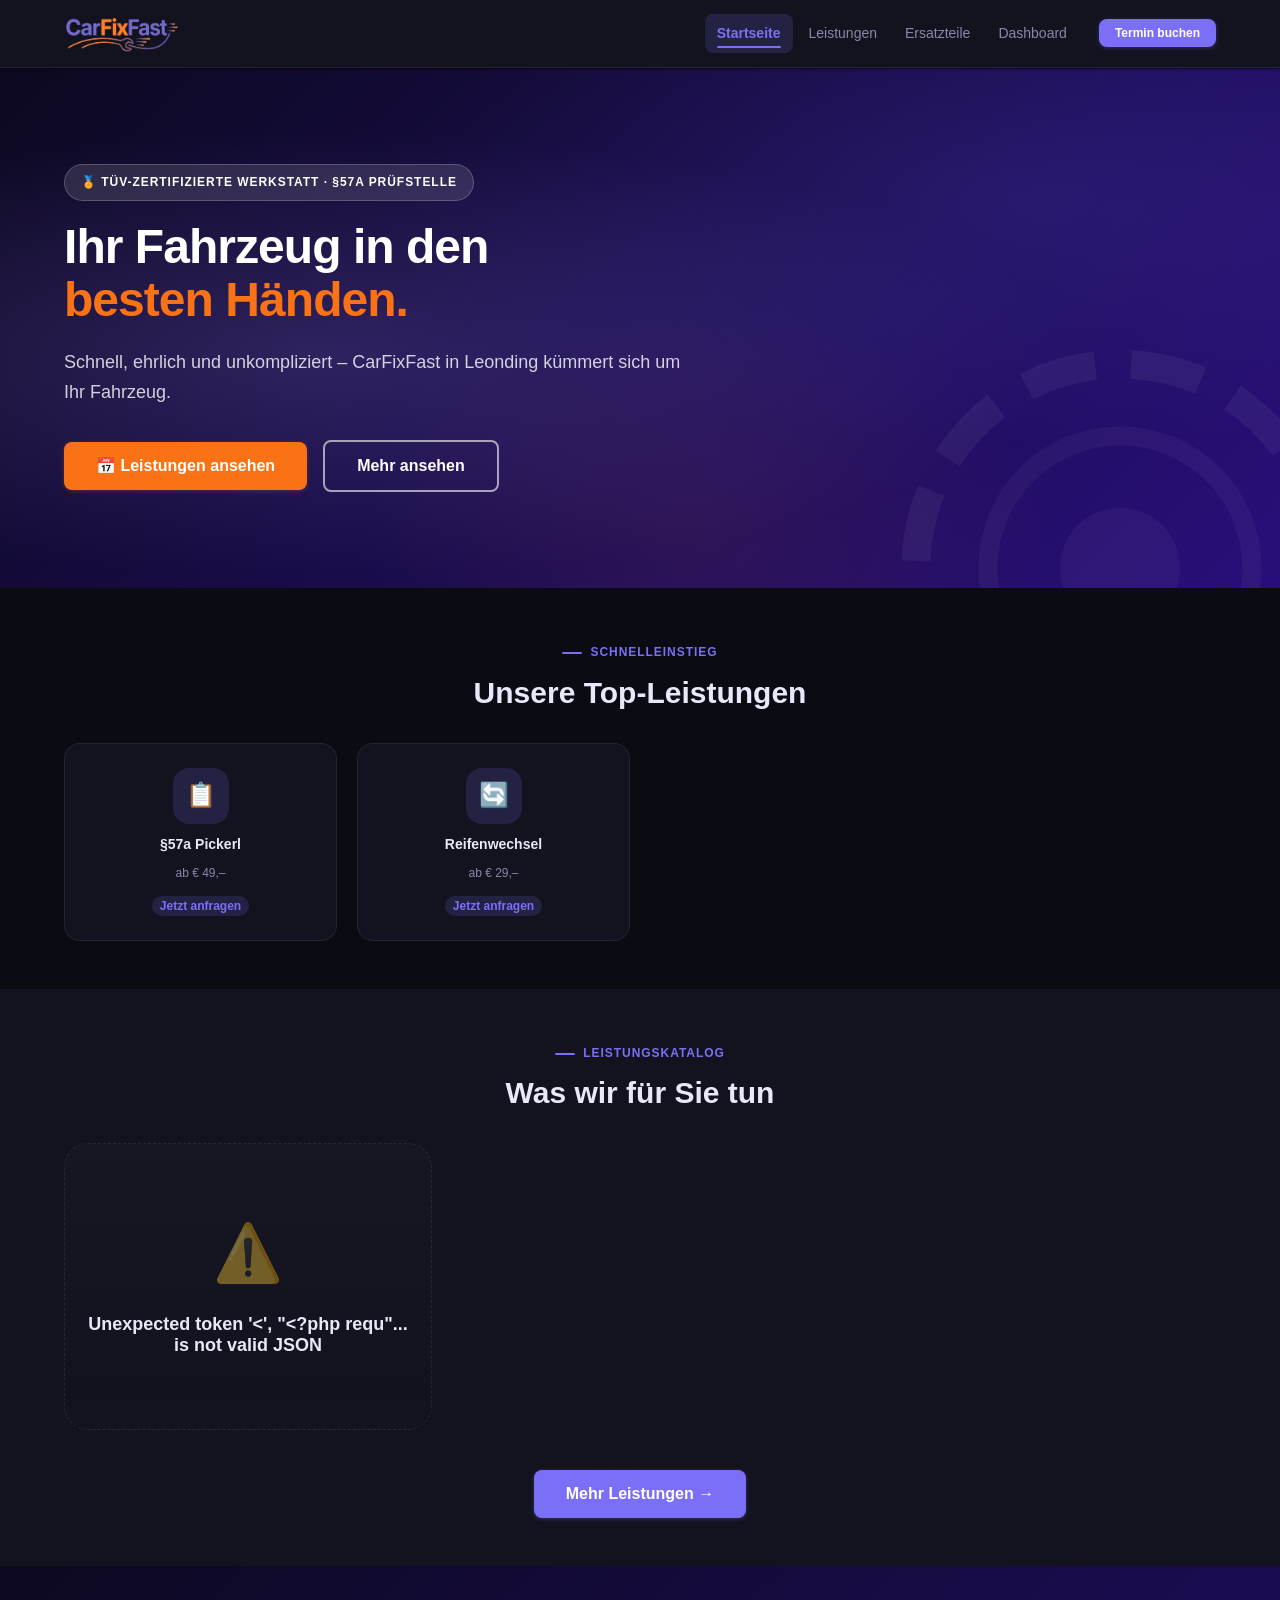
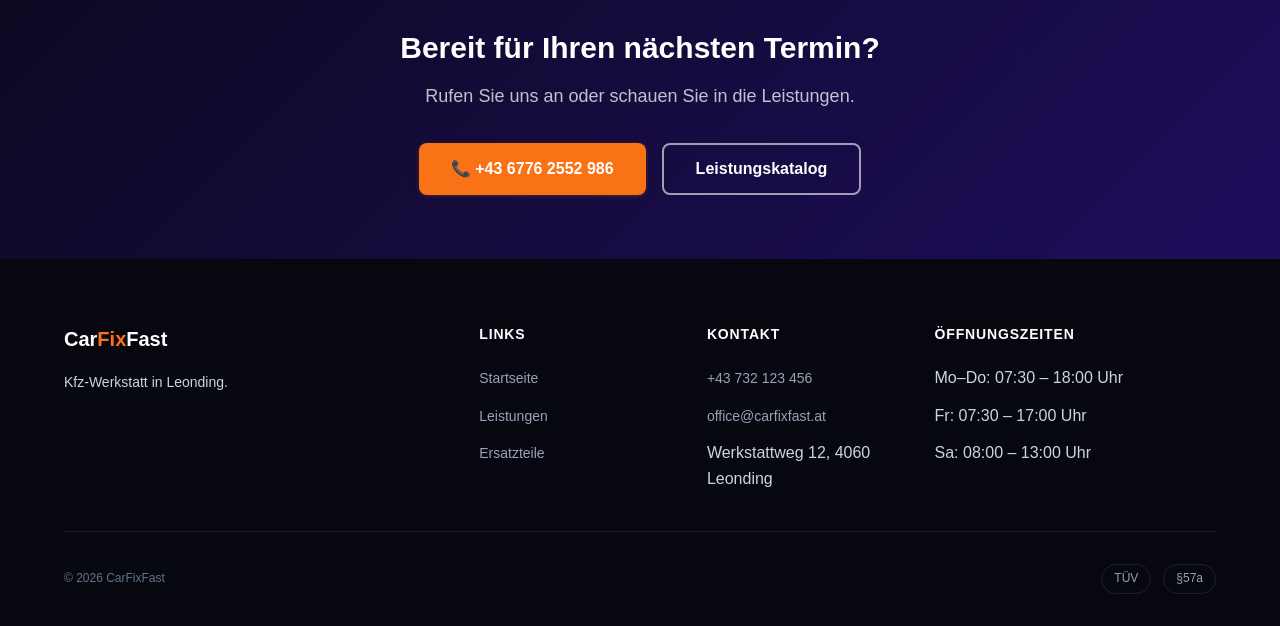
<file: project/index.html>
<!DOCTYPE html>
<html lang="de">
<head>
  <meta charset="UTF-8" />
  <meta name="viewport" content="width=device-width, initial-scale=1.0" />
  <meta name="description" content="CarFixFast in Leonding – moderne Kfz-Werkstatt für Service, Reparatur und Ersatzteile." />
  <title>CarFixFast</title>
  <link rel="stylesheet" href="./css/styles.css" />
</head>
<body>

  <nav class="nav" role="navigation" aria-label="Hauptnavigation">
    <div class="container nav-inner">
      <a href="index.html" class="nav-logo" aria-label="CarFixFast Startseite">
        <img src="./assets/img/logo.png" alt="logo">
      </a>

      <!-- Desktop Navigation -->
      <div class="nav-links" id="navLinks">
        <a href="index.html" class="nav-link active" aria-current="page"><span>Startseite</span></a>
        <a href="leistungen.html" class="nav-link"><span>Leistungen</span></a>
        <a href="ersatzteile.html" class="nav-link"><span>Ersatzteile</span></a>
        <a href="dashboard.php" class="nav-link"><span>Dashboard</span></a>
        <a href="leistungen.html" class="btn btn-primary btn-sm nav-cta">Termin buchen</a>
      </div>

      <!-- Burger Menu Button -->
      <button class="nav-hamburger" id="burgerMenu" aria-label="Menü öffnen" aria-expanded="false">
        <span></span>
        <span></span>
        <span></span>
      </button>
    </div>

    <!-- Mobile Navigation Drawer -->
    <div class="nav-mobile" id="mobileMenu" role="navigation" aria-label="Mobile Navigation">
      <a href="index.html" class="nav-link active" aria-current="page"><span>Startseite</span></a>
      <a href="leistungen.html" class="nav-link"><span>Leistungen</span></a>
      <a href="ersatzteile.html" class="nav-link"><span>Ersatzteile</span></a>
      <a href="dashboard.php" class="nav-link"><span>Dashboard</span></a>
      <a href="leistungen.html" class="btn btn-primary btn-block nav-cta">Termin buchen</a>
    </div>
  </nav>
  

  <section class="hero" aria-labelledby="heroHeading" id="start">
    <div class="container">
      <div class="hero-content">
        <div class="hero-badge" aria-label="Zertifizierte Werkstatt">
          🏅 TÜV-zertifizierte Werkstatt · §57a Prüfstelle
        </div>
        <h1 id="heroHeading">
          Ihr Fahrzeug in den<br /><span>besten Händen.</span>
        </h1>
        <p>
          Schnell, ehrlich und unkompliziert – CarFixFast in Leonding kümmert sich um Ihr Fahrzeug.
        </p>
        <div class="hero-cta">
          <a href="leistungen.html" class="btn btn-accent btn-lg">📅 Leistungen ansehen</a>
          <a href="leistungen.html" class="btn btn-outline-white btn-lg">Mehr ansehen</a>
        </div>
      </div>
    </div>
  </section>

  <section class="section section-sm" aria-labelledby="quickAccessHeading">
    <div class="container">
      <div class="section-header">
        <div class="eyebrow">Schnelleinstieg</div>
        <h2 id="quickAccessHeading">Unsere Top-Leistungen</h2>
      </div>
      <div class="quick-access-grid">
        <a href="leistungen.html" class="quick-card" aria-label="§57a Pickerl – ab 49 Euro">
          <div class="quick-card-icon" aria-hidden="true">📋</div>
          <h4>§57a Pickerl</h4>
          <span class="price">ab € 49,–</span>
          <span class="badge badge-primary">Jetzt anfragen</span>
        </a>
        <a href="leistungen.html" class="quick-card" aria-label="Reifenwechsel – ab 29 Euro">
          <div class="quick-card-icon" aria-hidden="true">🔄</div>
          <h4>Reifenwechsel</h4>
          <span class="price">ab € 29,–</span>
          <span class="badge badge-primary">Jetzt anfragen</span>
        </a>
      </div>
    </div>
  </section>

  <section class="section section-surface" aria-labelledby="leistungenTeaserHeading">
    <div class="container">
      <div class="section-header">
        <div class="eyebrow">Leistungskatalog</div>
        <h2 id="leistungenTeaserHeading">Was wir für Sie tun</h2>
      </div>
      <div class="services-grid" id="featuredServicesGrid" aria-live="polite"></div>
      <div class="hero-cta-center">
        <a href="leistungen.html" class="btn btn-primary btn-lg">Mehr Leistungen →</a>
      </div>
    </div>
  </section>

  <section class="section-cta" aria-labelledby="ctaBannerHeading">
    <div class="container section-cta-inner">
      <h2 id="ctaBannerHeading" class="section-cta-title">
        Bereit für Ihren nächsten Termin?
      </h2>
      <p class="section-cta-text">
        Rufen Sie uns an oder schauen Sie in die Leistungen.
      </p>
      <div class="section-cta-actions">
        <a href="leistungen.html" class="btn btn-accent btn-lg">📞 +43 6776 2552 986</a>
        <a href="leistungen.html" class="btn btn-outline-white btn-lg">Leistungskatalog</a>
      </div>
    </div>
  </section>

  <footer class="footer" role="contentinfo">
    <div class="container">
      <div class="footer-grid">
        <div>
          <div class="footer-logo">Car<span class="logo-fast">Fix</span>Fast</div>
          <p class="footer-desc">Kfz-Werkstatt in Leonding.</p>
        </div>
        <div>
          <p class="footer-heading">Links</p>
          <ul class="footer-links">
            <li><a href="index.html">Startseite</a></li>
            <li><a href="leistungen.html">Leistungen</a></li>
            <li><a href="ersatzteile.html">Ersatzteile</a></li>
          </ul>
        </div>
        <div>
          <p class="footer-heading">Kontakt</p>
          <ul class="footer-links">
            <li><a href="tel:+43732123456">+43 732 123 456</a></li>
            <li><a href="mailto:office@carfixfast.at">office@carfixfast.at</a></li>
            <li>Werkstattweg 12, 4060 Leonding</li>
          </ul>
        </div>
        <div>
          <p class="footer-heading">Öffnungszeiten</p>
          <ul class="footer-links">
            <li>Mo–Do: 07:30 – 18:00 Uhr</li>
            <li>Fr: 07:30 – 17:00 Uhr</li>
            <li>Sa: 08:00 – 13:00 Uhr</li>
          </ul>
        </div>
      </div>

      <div class="footer-bottom">
        <span>© 2026 CarFixFast</span>
        <div class="footer-badges">
          <span class="footer-badge">TÜV</span>
          <span class="footer-badge">§57a</span>
        </div>
      </div>
    </div>
  </footer>
  <script src="js/app.js"></script>
  <script src="js/services.js"></script>
</body>
</html>
</file>
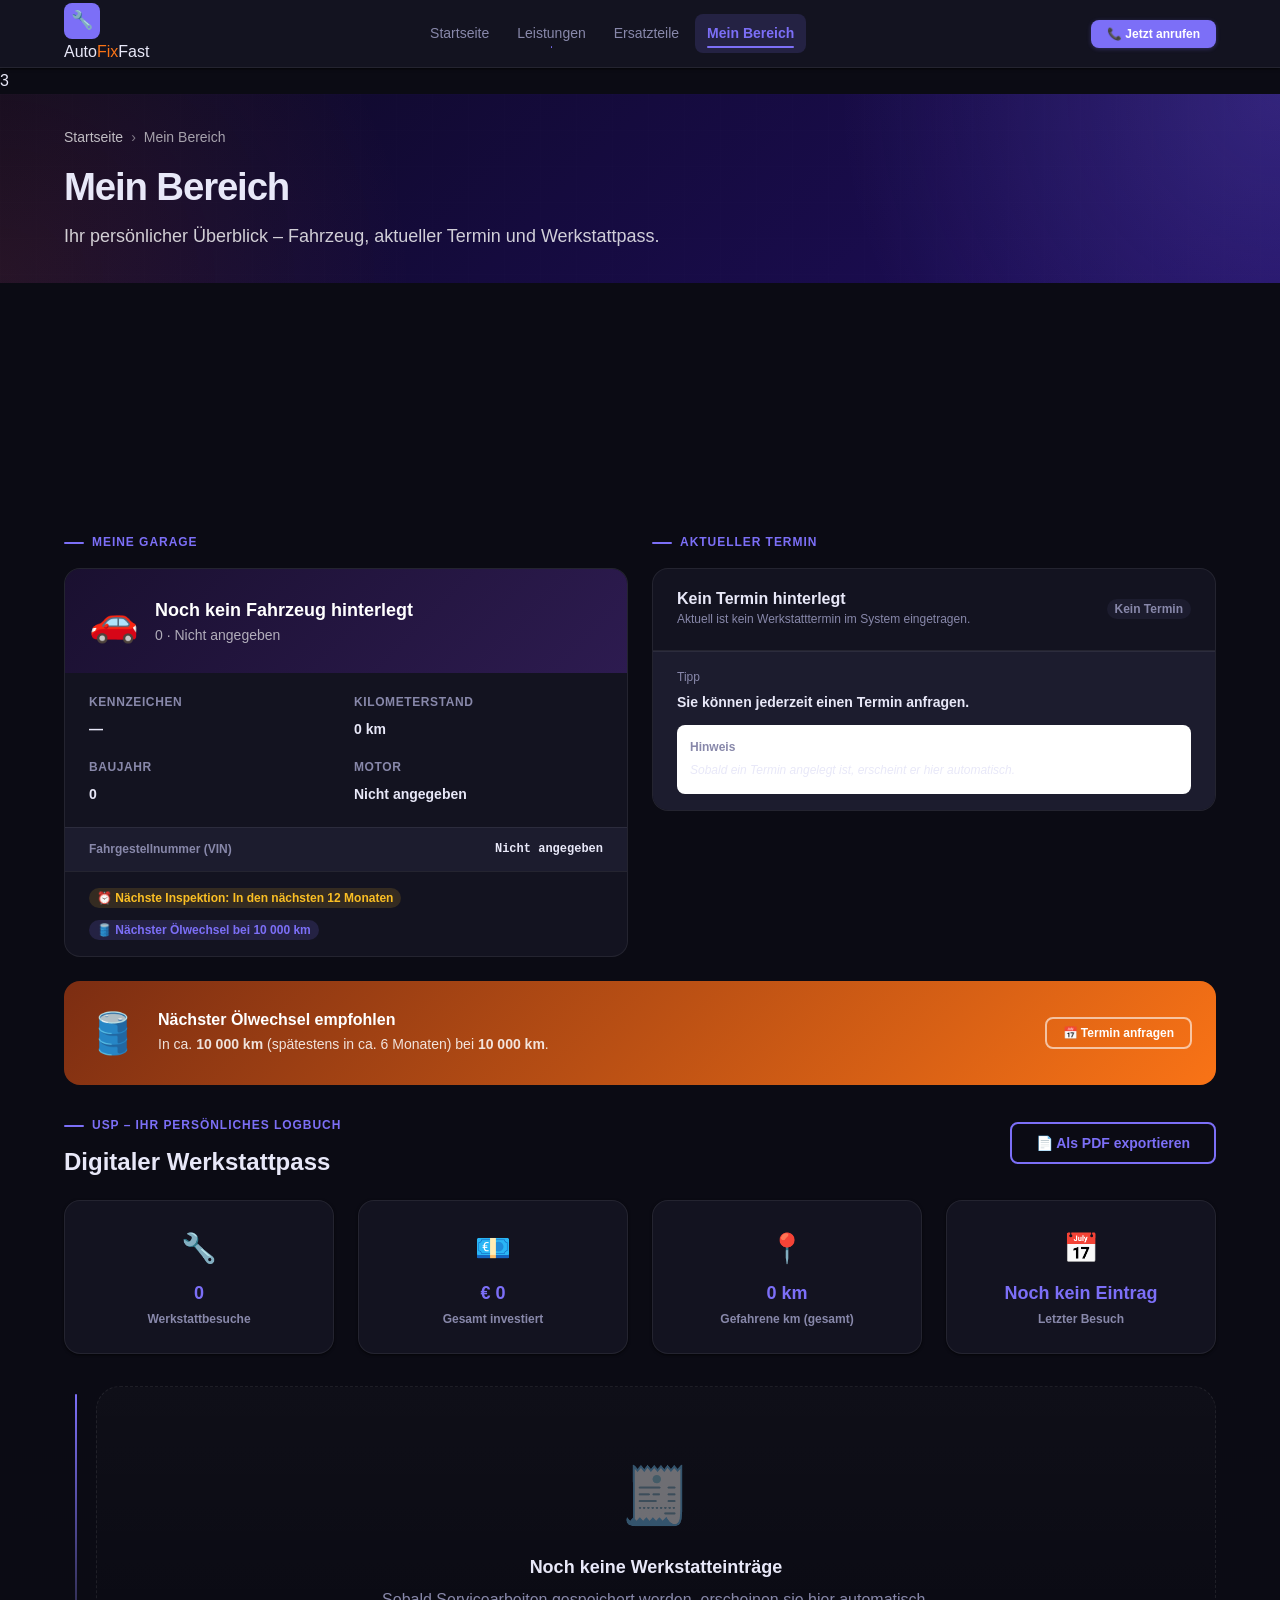
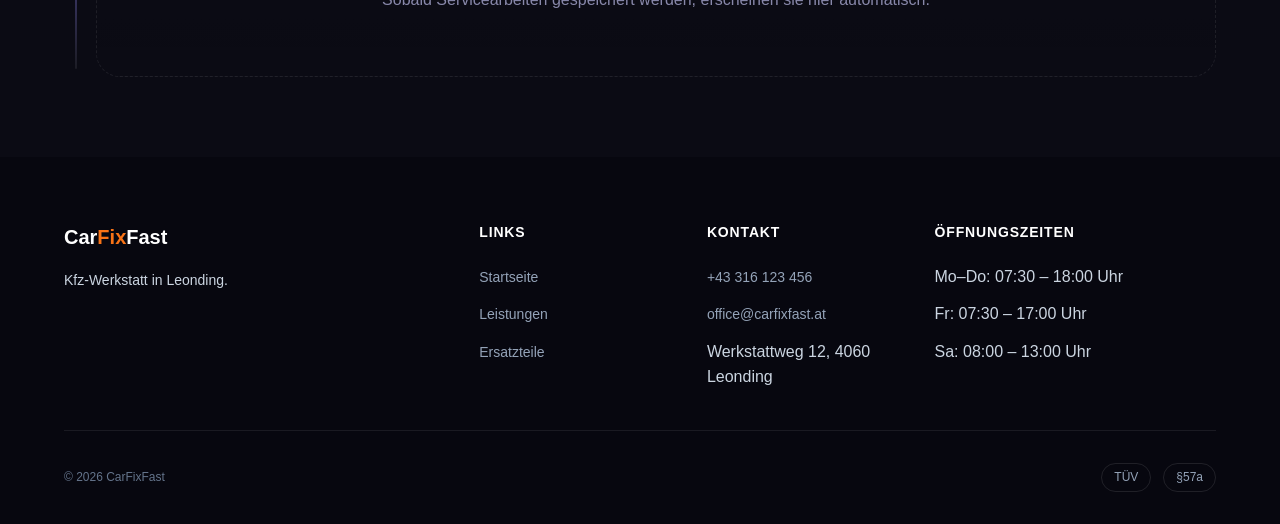
<file: project/dashboard.html>
<!DOCTYPE html>
<html lang="de">
<head>
  <meta charset="UTF-8" />
  <meta name="viewport" content="width=device-width, initial-scale=1.0" />
  <meta name="description" content="AutoFixFast Kunden-Dashboard – Meine Garage, Termin-Status und Digitaler Werkstattpass." />
  <title>Mein Bereich – AutoFixFast</title>
  <link rel="stylesheet" href="css/styles.css" />
</head>
<body>

  <!-- NAV -->
  <nav class="nav" role="navigation" aria-label="Hauptnavigation">
    <div class="container nav-inner">
      <a href="index.html" class="nav-logo" aria-label="AutoFixFast Startseite">
        <div class="logo-icon" aria-hidden="true">🔧</div>
        <span>Auto<span class="logo-fast">Fix</span>Fast</span>
      </a>

      <div class="nav-links">
        <a href="index.html" class="nav-link active" aria-current="page"><span>Startseite</span></a>
        <a href="leistungen.html" class="nav-link"><span>Leistungen</span></a>
        <a href="ersatzteile.html" class="nav-link"><span>Ersatzteile</span></a>
        <a href="dashboard.html" class="nav-link"><span>Mein Bereich</span></a>
      </div>

      <a href="leistungen.html" class="btn btn-primary btn-sm nav-cta">📞 Jetzt anrufen</a>
    </div>
  </nav>3

  <!-- PAGE HERO (Welcome Banner im Stil des page-hero) -->
  <section class="page-hero" aria-labelledby="dashboardHeading">
    <div class="container">
      <nav class="breadcrumb" aria-label="Breadcrumb">
        <a href="index.html">Startseite</a>
        <span class="breadcrumb-sep" aria-hidden="true">›</span>
        <span aria-current="page">Mein Bereich</span>
      </nav>
      <h1 id="dashboardHeading">Mein Bereich</h1>
      <p>Ihr persönlicher Überblick – Fahrzeug, aktueller Termin und Werkstattpass.</p>
    </div>
  </section>

  <!-- DASHBOARD BODY -->
  <main class="section section-sm" aria-label="Dashboard">
    <div class="container">

      <!-- Welcome Banner -->
      <div class="welcome-banner scroll-reveal" id="welcomeBanner" role="banner">
        <div class="welcome-text">
          <h2 id="welcomeTitle">Hallo, Max Mustermann 👋</h2>
          <p id="welcomeSubtitle">Ihr Fahrzeug wird aktuell bei uns umsorgt. Nächster Ölwechsel in ca. 2.580 km.</p>
        </div>
        <div style="display:flex; flex-direction:column; align-items:flex-end; gap: var(--space-3); flex-shrink:0;">
          <span class="badge badge-success" style="font-size: var(--font-size-xs);">● Fahrzeug aktuell in der Werkstatt</span>
          <span style="color: rgba(255,255,255,.6); font-size: var(--font-size-xs);">Mitglied seit März 2021</span>
        </div>
      </div>

      <!-- Dashboard Grid -->
      <div class="dashboard-layout" style="margin-top: var(--space-6);">

        <!-- MEINE GARAGE -->
        <div>
          <div class="eyebrow" style="margin-bottom: var(--space-4);">Meine Garage</div>
          <div class="vehicle-card" id="vehicleCard" role="region" aria-label="Fahrzeug-Übersicht">
            <!-- Via JS -->
          </div>
        </div>

        <!-- AKTUELLER TERMIN -->
        <div>
          <div class="eyebrow" style="margin-bottom: var(--space-4);">Aktueller Termin</div>
          <div class="appointment-card" id="appointmentCard" role="region" aria-label="Termin-Status">
            <!-- Via JS -->
          </div>
        </div>

        <!-- ÖLWECHSEL ALERT (full width) -->
        <div class="dashboard-full">
          <div class="oil-alert animate-fade-in-up" id="oilAlert" role="alert" aria-label="Ölwechsel-Empfehlung">
            <!-- Via JS -->
          </div>
        </div>

        <!-- DIGITALER WERKSTATTPASS (full width) -->
        <div class="dashboard-full">
          <div style="display:flex; align-items:center; justify-content:space-between; flex-wrap:wrap; gap: var(--space-4); margin-bottom: var(--space-6);">
            <div>
              <div class="eyebrow">USP – Ihr persönliches Logbuch</div>
              <h2 style="font-size: var(--font-size-2xl);">Digitaler Werkstattpass</h2>
            </div>
            <button
              class="btn btn-outline"
              id="exportPassBtn"
              aria-label="Werkstattpass als PDF exportieren (Demonstration)"
            >
              📄 Als PDF exportieren
            </button>
          </div>

          <!-- Stats Row -->
          <div class="grid-4" id="historyStats" style="margin-bottom: var(--space-8);">
            <!-- Via JS -->
          </div>

          <!-- Timeline -->
          <div class="timeline" id="historyTimeline" role="list" aria-label="Reparatur-Historie">
            <!-- Via JS -->
          </div>

        </div>

      </div>
    </div>
  </main>

  <!-- FOOTER -->
  <div id="footerMount"></div>

  <!-- SCRIPTS -->
  <script src="js/data.js"></script>
  <script src="js/app.js"></script>
  <script src="js/dashboard.js"></script>
</body>
</html>
</file>
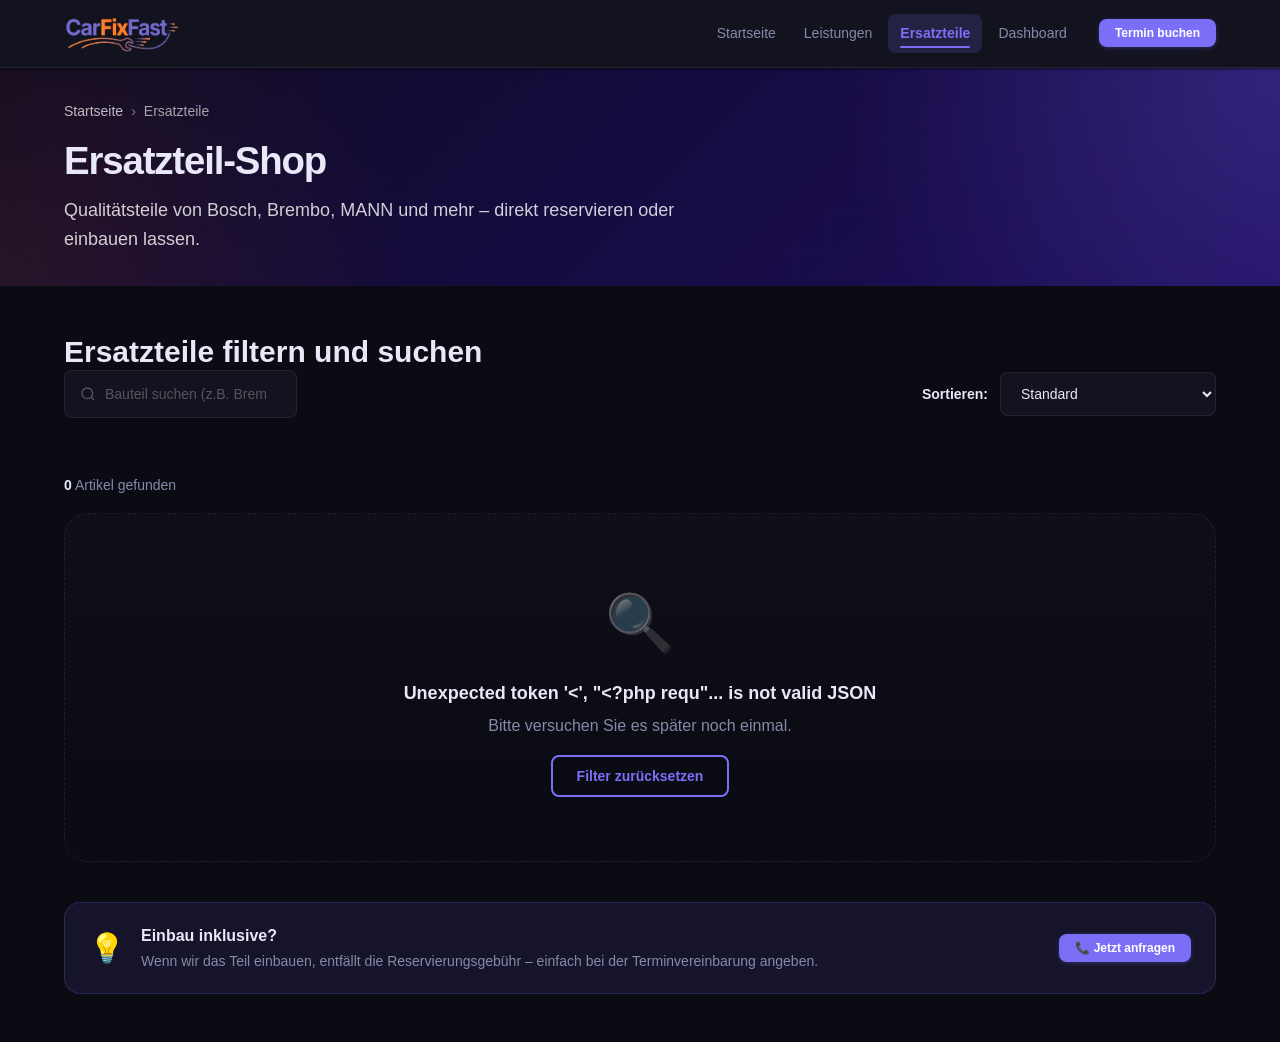
<file: project/ersatzteile.html>
<!DOCTYPE html>
<html lang="de">
<head>
  <meta charset="UTF-8" />
  <meta name="viewport" content="width=device-width, initial-scale=1.0" />
  <meta name="description" content="CarFixFast Ersatzteil-Shop in Leonding – Bremsen, Filter, Zündung und Öle direkt reservieren." />
  <title>Ersatzteile – CarFixFast</title>
  <link rel="stylesheet" href="css/styles.css" />
</head>
<body>

  <!-- NAV -->
  <nav class="nav" role="navigation" aria-label="Hauptnavigation">
    <div class="container nav-inner">
      <a href="index.html" class="nav-logo" aria-label="CarFixFast Startseite">
        <img src="./assets/img/logo.png" alt="logo">
      </a>

      <!-- Desktop Navigation -->
      <div class="nav-links" id="navLinks">
        <a href="index.html" class="nav-link active" aria-current="page"><span>Startseite</span></a>
        <a href="leistungen.html" class="nav-link"><span>Leistungen</span></a>
        <a href="ersatzteile.html" class="nav-link"><span>Ersatzteile</span></a>
        <a href="dashboard.php" class="nav-link"><span>Dashboard</span></a>
        <a href="leistungen.html" class="btn btn-primary btn-sm nav-cta">Termin buchen</a>
      </div>

      <!-- Burger Menu Button -->
      <button class="nav-hamburger" id="burgerMenu" aria-label="Menü öffnen" aria-expanded="false">
        <span></span>
        <span></span>
        <span></span>
      </button>
    </div>

    <!-- Mobile Navigation Drawer -->
    <div class="nav-mobile" id="mobileMenu" role="navigation" aria-label="Mobile Navigation">
      <a href="index.html" class="nav-link active" aria-current="page"><span>Startseite</span></a>
      <a href="leistungen.html" class="nav-link"><span>Leistungen</span></a>
      <a href="ersatzteile.html" class="nav-link"><span>Ersatzteile</span></a>
      <a href="dashboard.php" class="nav-link"><span>Dashboard</span></a>
      <a href="leistungen.html" class="btn btn-primary btn-block nav-cta">Termin buchen</a>
    </div>
  </nav>

  <!-- PAGE HERO -->
  <section class="page-hero" aria-labelledby="partsHeroHeading">
    <div class="container">
      <nav class="breadcrumb animate-fade-in-up" aria-label="Breadcrumb">
        <a href="index.html">Startseite</a>
        <span class="breadcrumb-sep" aria-hidden="true">›</span>
        <span aria-current="page">Ersatzteile</span>
      </nav>
      <h1 id="partsHeroHeading" class="animate-fade-in-up animate-delay-150">Ersatzteil-Shop</h1>
      <p class="animate-fade-in-up animate-delay-300">Qualitätsteile von Bosch, Brembo, MANN und mehr – direkt reservieren oder einbauen lassen.</p>
    </div>
  </section>

  <!-- PARTS SECTION -->
  <section class="section" aria-labelledby="partsHeading">
    <div class="container">
      <h2 class="sr-only" id="partsHeading">Ersatzteile filtern und suchen</h2>

      <!-- Toolbar: Search + Sort -->
      <div class="toolbar">
        <div class="toolbar-left">
          <div class="search-wrapper">
            <svg class="search-icon" width="16" height="16" fill="none" stroke="currentColor" stroke-width="2" viewBox="0 0 24 24" aria-hidden="true">
              <circle cx="11" cy="11" r="8"/><path d="M21 21l-4.35-4.35"/>
            </svg>
            <input
              type="search"
              class="form-input"
              id="partsSearch"
              placeholder="Bauteil suchen (z.B. Bremsscheibe, Ölfilter)…"
              aria-label="Ersatzteile suchen"
              autocomplete="off"
            />
          </div>
        </div>
        <div class="toolbar-right">
          <label for="partsSort" class="form-label parts-sort-label">Sortieren:</label>
          <select class="form-select parts-sort-select" id="partsSort" aria-label="Sortierung wählen">
            <option value="default">Standard</option>
            <option value="price-asc">Preis ↑ (günstigste zuerst)</option>
            <option value="price-desc">Preis ↓ (teuerste zuerst)</option>
            <option value="name-az">Name A–Z</option>
            <option value="new-first">Neue zuerst</option>
          </select>
        </div>
      </div>

      <!-- Category Filter Pills -->
      <div class="filter-bar" role="group" aria-label="Kategorien filtern" id="partsFilter">
      </div>

      <!-- Results count -->
      <div class="results-count" id="partsCount" aria-live="polite">
        <strong>0</strong> Artikel gefunden
      </div>

      <!-- Parts Grid -->
      <div class="parts-grid stagger-children" id="partsGrid" role="list">
        <!-- Via JS befüllt -->
      </div>

      <!-- Empty State -->
      <div class="empty-state parts-empty" id="partsEmpty" role="status">
        <div class="empty-state-icon" aria-hidden="true">🔍</div>
        <h3>Keine Artikel gefunden</h3>
        <p>Versuchen Sie einen anderen Suchbegriff oder eine andere Kategorie.</p>
        <button class="btn btn-outline parts-reset-btn" id="partsResetBtn">Filter zurücksetzen</button>
      </div>

      <!-- Info Banner -->
      <div class="parts-info-banner" role="note">
        <span class="parts-info-icon" aria-hidden="true">💡</span>
        <div>
          <strong>Einbau inklusive?</strong>
          <p class="parts-info-text">
            Wenn wir das Teil einbauen, entfällt die Reservierungsgebühr – einfach bei der Terminvereinbarung angeben.
          </p>
        </div>
        <a href="tel:+43316123456" class="btn btn-primary btn-sm parts-info-action">
          📞 Jetzt anfragen
        </a>
      </div>

    </div>
  </section>

  <!-- FOOTER -->
  <div id="footerMount"></div>

  <!-- SCRIPTS -->
  <script src="js/app.js"></script>
  <script src="js/parts.js"></script>
</body>
</html>
</file>
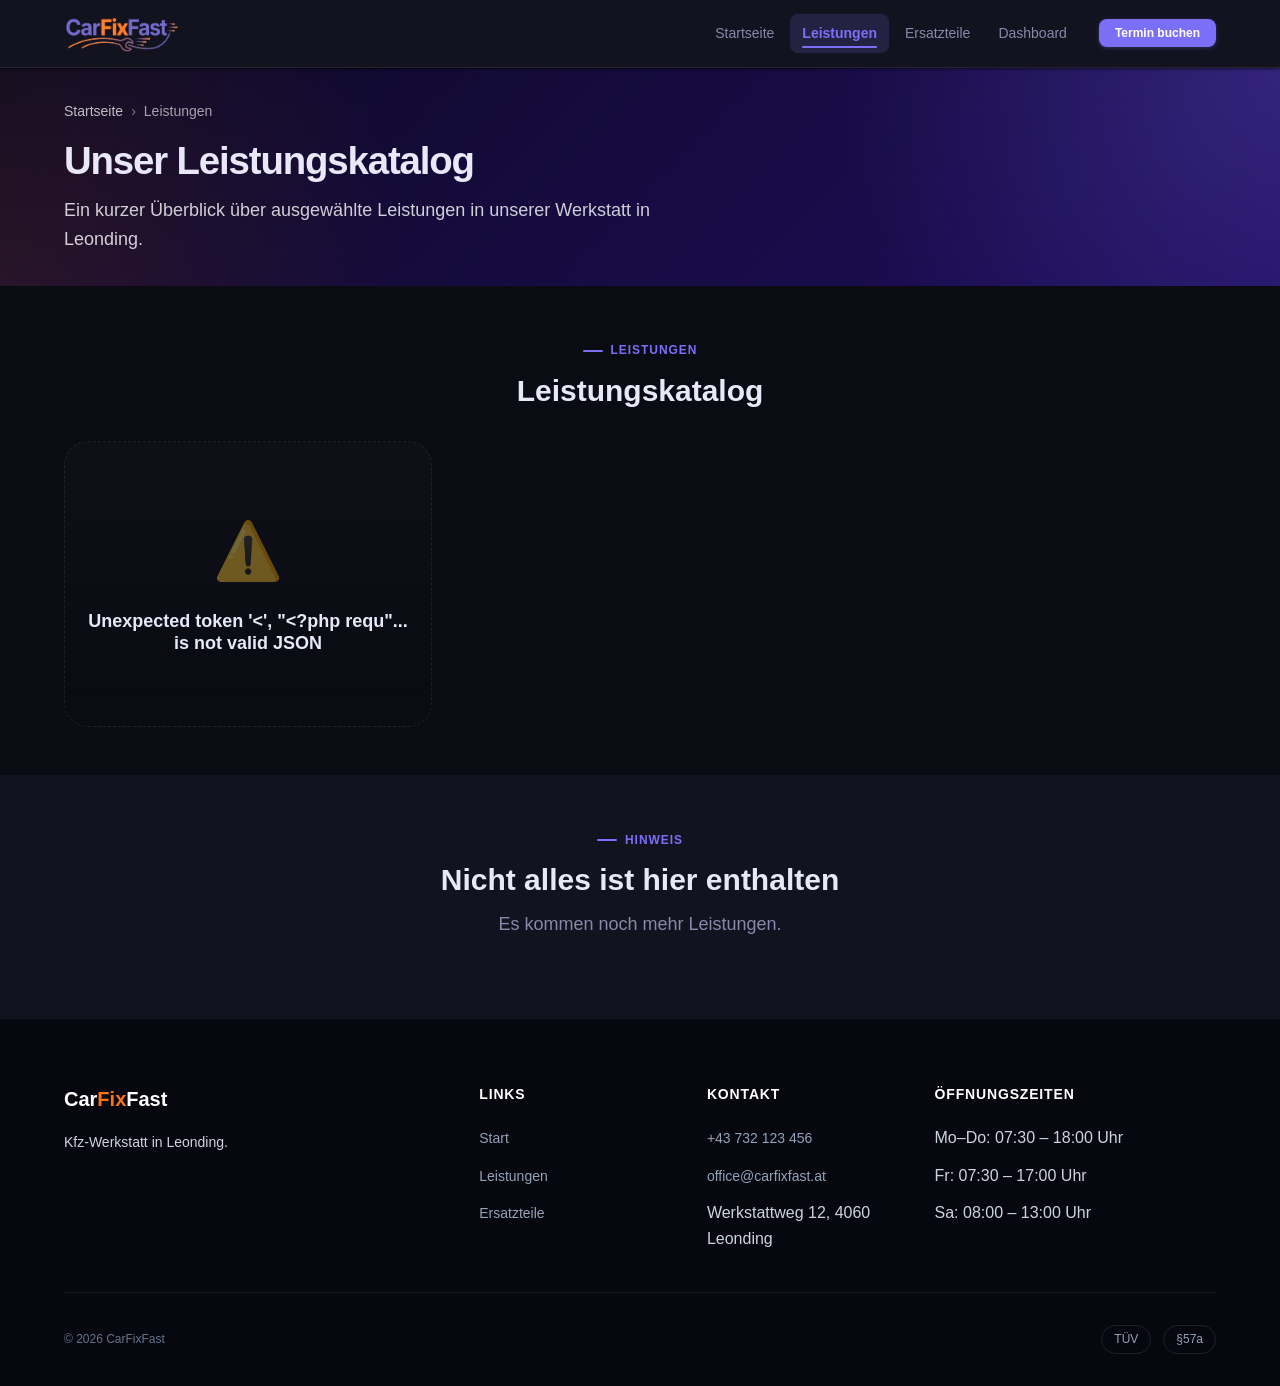
<file: project/leistungen.html>
<!DOCTYPE html>
<html lang="de">
<head>
  <meta charset="UTF-8" />
  <meta name="viewport" content="width=device-width, initial-scale=1.0" />
  <meta name="description" content="CarFixFast in Leonding – ausgewählte Leistungen von Pickerl bis Ölwechsel." />
  <title>Leistungen – CarFixFast</title>
  <link rel="stylesheet" href="./css/styles.css" />
</head>
<body>

  <nav class="nav" role="navigation" aria-label="Hauptnavigation">
    <div class="container nav-inner">
      <a href="index.html" class="nav-logo" aria-label="CarFixFast Startseite">
        <img src="./assets/img/logo.png" alt="logo">
      </a>

      <!-- Desktop Navigation -->
      <div class="nav-links" id="navLinks">
        <a href="index.html" class="nav-link active" aria-current="page"><span>Startseite</span></a>
        <a href="leistungen.html" class="nav-link"><span>Leistungen</span></a>
        <a href="ersatzteile.html" class="nav-link"><span>Ersatzteile</span></a>
        <a href="dashboard.php" class="nav-link"><span>Dashboard</span></a>
        <a href="leistungen.html" class="btn btn-primary btn-sm nav-cta">Termin buchen</a>
      </div>

      <!-- Burger Menu Button -->
      <button class="nav-hamburger" id="burgerMenu" aria-label="Menü öffnen" aria-expanded="false">
        <span></span>
        <span></span>
        <span></span>
      </button>
    </div>

    <!-- Mobile Navigation Drawer -->
    <div class="nav-mobile" id="mobileMenu" role="navigation" aria-label="Mobile Navigation">
      <a href="index.html" class="nav-link active" aria-current="page"><span>Startseite</span></a>
      <a href="leistungen.html" class="nav-link"><span>Leistungen</span></a>
      <a href="ersatzteile.html" class="nav-link"><span>Ersatzteile</span></a>
      <a href="dashboard.php" class="nav-link"><span>Dashboard</span></a>
      <a href="leistungen.html" class="btn btn-primary btn-block nav-cta">Termin buchen</a>
    </div>
  </nav>

  <section class="page-hero" aria-labelledby="pageHeroHeading">
    <div class="container">
      <nav class="breadcrumb" aria-label="Breadcrumb">
        <a href="index.html">Startseite</a>
        <span class="breadcrumb-sep" aria-hidden="true">›</span>
        <span aria-current="page">Leistungen</span>
      </nav>
      <h1 id="pageHeroHeading">Unser Leistungskatalog</h1>
      <p>Ein kurzer Überblick über ausgewählte Leistungen in unserer Werkstatt in Leonding.</p>
    </div>
  </section>

  <section class="section" aria-labelledby="servicesHeading">
    <div class="container">
      <div class="section-header">
        <div class="eyebrow">Leistungen</div>
        <h2 id="servicesHeading">Leistungskatalog</h2>
      </div>

      <div class="services-grid stagger-children" id="servicesGrid" aria-live="polite"></div>
    </div>
  </section>

  <section class="section section-surface" aria-labelledby="infoHeading">
    <div class="container">
      <div class="section-header">
        <div class="eyebrow">Hinweis</div>
        <h2 id="infoHeading">Nicht alles ist hier enthalten</h2>
        <p>Es kommen noch mehr Leistungen.</p>
      </div>
    </div>
  </section>

  <footer class="footer" role="contentinfo">
    <div class="container">
      <div class="footer-grid">
        <div>
          <div class="footer-logo">Car<span class="logo-fast">Fix</span>Fast</div>
          <p class="footer-desc">Kfz-Werkstatt in Leonding.</p>
        </div>
        <div>
          <p class="footer-heading">Links</p>
          <ul class="footer-links">
            <li><a href="index.html">Start</a></li>
            <li><a href="leistungen.html">Leistungen</a></li>
            <li><a href="ersatzteile.html">Ersatzteile</a></li>
          </ul>
        </div>
        <div>
          <p class="footer-heading">Kontakt</p>
          <ul class="footer-links">
            <li><a href="tel:+43732123456">+43 732 123 456</a></li>
            <li><a href="mailto:office@carfixfast.at">office@carfixfast.at</a></li>
            <li>Werkstattweg 12, 4060 Leonding</li>
          </ul>
        </div>
        <div>
          <p class="footer-heading">Öffnungszeiten</p>
          <ul class="footer-links">
            <li>Mo–Do: 07:30 – 18:00 Uhr</li>
            <li>Fr: 07:30 – 17:00 Uhr</li>
            <li>Sa: 08:00 – 13:00 Uhr</li>
          </ul>
        </div>
      </div>

      <div class="footer-bottom">
        <span>© 2026 CarFixFast</span>
        <div class="footer-badges">
          <span class="footer-badge">TÜV</span>
          <span class="footer-badge">§57a</span>
        </div>
      </div>
    </div>
  </footer>

  <script src="js/app.js"></script>
  <script src="js/services.js"></script>

</body>
</html>
</file>
<file: project/css/styles.css>
/* ============================================================
  CarFixFast — Global Design System
   ============================================================ */

/* ------------------------------------------------------------
   1. CSS Custom Properties (Design Tokens)
   ------------------------------------------------------------ */
:root {
  /* Brand colours — Dark Purple-Indigo Theme */
  --color-primary:        #7C6FF7;
  --color-primary-dark:   #6557E8;
  --color-primary-light:  rgba(124,111,247,.16);
  --color-accent:         #F97316;
  --color-accent-dark:    #EA6A0A;

  /* Purple / Lilac accent */
  --color-purple:         #A78BFA;
  --color-purple-dark:    #8B5CF6;
  --color-purple-glow:    rgba(167,139,250,.18);

  /* Neutrals — DARK */
  --color-bg:             #0B0B14;
  --color-surface:        #131320;
  --color-surface-2:      #1C1C2E;
  --color-border:         rgba(255,255,255,.07);
  --color-text:           #E8E8F8;
  --color-text-muted:     #8888AA;
  --color-text-light:     rgba(255,255,255,.28);

  /* Semantic — dark-adjusted */
  --color-success:        #34D399;
  --color-success-bg:     rgba(52,211,153,.14);
  --color-warning:        #FBBF24;
  --color-warning-bg:     rgba(251,191,36,.14);
  --color-danger:         #F87171;
  --color-danger-bg:      rgba(248,113,113,.14);
  --color-info:           #60A5FA;
  --color-info-bg:        rgba(96,165,250,.14);

  /* Typography */
  --font-family: -apple-system, BlinkMacSystemFont, 'Segoe UI', Roboto,
                 'Helvetica Neue', Arial, sans-serif;
  --font-size-xs:   0.75rem;   /* 12px */
  --font-size-sm:   0.875rem;  /* 14px */
  --font-size-base: 1rem;      /* 16px */
  --font-size-lg:   1.125rem;  /* 18px */
  --font-size-xl:   1.25rem;   /* 20px */
  --font-size-2xl:  1.5rem;    /* 24px */
  --font-size-3xl:  1.875rem;  /* 30px */
  --font-size-4xl:  2.25rem;   /* 36px */
  --font-size-5xl:  3rem;      /* 48px */

  /* Spacing */
  --space-1:  0.25rem;
  --space-2:  0.5rem;
  --space-3:  0.75rem;
  --space-4:  1rem;
  --space-5:  1.25rem;
  --space-6:  1.5rem;
  --space-8:  2rem;
  --space-10: 2.5rem;
  --space-12: 3rem;
  --space-16: 4rem;
  --space-20: 5rem;
  --space-24: 6rem;

  /* Radii */
  --radius-sm:  0.25rem;
  --radius-md:  0.5rem;
  --radius-lg:  0.75rem;
  --radius-xl:  1rem;
  --radius-2xl: 1.5rem;
  --radius-full: 9999px;

  /* Shadows */
  --shadow-sm:  0 1px 3px 0 rgba(0,0,0,.5),  0 1px 2px -1px rgba(0,0,0,.4);
  --shadow-md:  0 4px 12px 0 rgba(0,0,0,.6),  0 2px 4px -1px rgba(0,0,0,.4);
  --shadow-lg:  0 10px 32px 0 rgba(0,0,0,.7), 0 4px 8px -2px rgba(0,0,0,.4),  0 0 0 1px rgba(124,111,247,.08);
  --shadow-xl:  0 20px 48px 0 rgba(0,0,0,.8), 0 8px 16px -4px rgba(0,0,0,.5), 0 0 0 1px rgba(124,111,247,.12);

  /* Transitions */
  --transition-fast:   150ms ease;
  --transition-base:   250ms ease;
  --transition-slow:   400ms ease;

  /* Layout */
  --container-max: 1200px;
  --nav-height: 68px;
}

/* ------------------------------------------------------------
   2. Reset & Base
   ------------------------------------------------------------ */
*, *::before, *::after {
  box-sizing: border-box;
  margin: 0;
  padding: 0;
}

html {
  scroll-behavior: smooth;
  -webkit-text-size-adjust: 100%;
}

body {
  font-family: var(--font-family);
  font-size: var(--font-size-base);
  line-height: 1.6;
  color: var(--color-text);
  background-color: var(--color-bg);
  min-height: 100vh;
}

img, picture, video, canvas, svg {
  display: block;
  max-width: 100%;
}

input, button, textarea, select {
  font: inherit;
}

p, h1, h2, h3, h4, h5, h6 {
  overflow-wrap: break-word;
}

a {
  color: inherit;
  text-decoration: none;
}

ul, ol {
  list-style: none;
}

button {
  cursor: pointer;
  border: none;
  background: none;
}

/* ------------------------------------------------------------
   3. Typography
   ------------------------------------------------------------ */
h1, h2, h3, h4, h5, h6 {
  font-weight: 700;
  line-height: 1.2;
  color: var(--color-text);
}

h1 { font-size: var(--font-size-4xl); }
h2 { font-size: var(--font-size-3xl); }
h3 { font-size: var(--font-size-2xl); }
h4 { font-size: var(--font-size-xl); }

.text-muted   { color: var(--color-text-muted); }
.text-light   { color: var(--color-text-light); }
.text-primary { color: var(--color-primary); }
.text-accent  { color: var(--color-accent); }
.text-success { color: var(--color-success); }
.text-danger  { color: var(--color-danger); }
.text-center  { text-align: center; }

.font-medium { font-weight: 500; }
.font-semi   { font-weight: 600; }
.font-bold   { font-weight: 700; }

/* ------------------------------------------------------------
   4. Layout Utilities
   ------------------------------------------------------------ */
.container {
  width: 100%;
  max-width: var(--container-max);
  margin-inline: auto;
  padding-inline: var(--space-6);
}

.section {
  padding-block: var(--space-20);
}

.section-sm {
  padding-block: var(--space-12);
}

.section-header {
  text-align: center;
  margin-bottom: var(--space-12);
}

.section-header h2 {
  margin-bottom: var(--space-3);
}

.section-header p {
  font-size: var(--font-size-lg);
  color: var(--color-text-muted);
  max-width: 560px;
  margin-inline: auto;
}

/* Grid helpers */
.grid-2 { display: grid; grid-template-columns: repeat(2, 1fr); gap: var(--space-6); }
.grid-3 { display: grid; grid-template-columns: repeat(3, 1fr); gap: var(--space-6); }
.grid-4 { display: grid; grid-template-columns: repeat(4, 1fr); gap: var(--space-6); }

.flex         { display: flex; }
.flex-center  { display: flex; align-items: center; justify-content: center; }
.flex-between { display: flex; align-items: center; justify-content: space-between; }
.flex-gap-2   { gap: var(--space-2); }
.flex-gap-3   { gap: var(--space-3); }
.flex-gap-4   { gap: var(--space-4); }
.flex-wrap    { flex-wrap: wrap; }
.flex-column  { display: flex; flex-direction: column; }
.align-end    { align-items: flex-end; }
.shrink-0     { flex-shrink: 0; }
.ml-auto      { margin-left: auto; }
.text-white   { color: white; }
.text-white-soft { color: rgba(255,255,255,.75); }
.bg-surface   { background-color: var(--color-surface); }
.bg-gradient-deep { background: linear-gradient(135deg, #0D0921, #150B3E, #1E0D5C); }
.display-none { display: none !important; }
.is-hidden { display: none !important; }
.animate-delay-150 { animation-delay: 0.15s; }
.animate-delay-300 { animation-delay: 0.3s; }

/* ------------------------------------------------------------
   5. Navigation
   ------------------------------------------------------------ */
.nav {
  position: sticky;
  top: 0;
  z-index: 1000;
  background-color: var(--color-surface);
  border-bottom: 1px solid var(--color-border);
  box-shadow: var(--shadow-sm);
  height: var(--nav-height);
}

.nav-inner {
  display: flex;
  align-items: center;
  justify-content: space-between;
  height: 100%;
}

/* Logo */
.nav-logo {
  align-items: center;
}

.nav-logo img {
  width: 18%;
}

.nav-logo .logo-icon {
  width: 36px;
  height: 36px;
  background: var(--color-primary);
  border-radius: var(--radius-md);
  display: flex;
  align-items: center;
  justify-content: center;
  color: white;
  font-size: var(--font-size-lg);
}

.nav-logo .logo-fast {
  color: var(--color-accent);
}

/* Nav links */
.nav-links {
  display: flex;
  align-items: center;
  gap: var(--space-1);
}

.nav-link {
  display: flex;
  align-items: center;
  gap: var(--space-2);
  padding: var(--space-2) var(--space-3);
  border-radius: var(--radius-md);
  font-size: var(--font-size-sm);
  font-weight: 500;
  color: var(--color-text-muted);
  position: relative;
  transition: color var(--transition-fast), background-color var(--transition-fast);
}
.nav-link::after {
  content: '';
  position: absolute;
  bottom: 5px;
  left: 50%;
  right: 50%;
  height: 2px;
  background: var(--color-primary);
  border-radius: 2px;
  transition: left var(--transition-base), right var(--transition-base);
}
.nav-link:hover::after,
.nav-link.active::after {
  left: var(--space-3);
  right: var(--space-3);
}

.nav-link:hover {
  color: var(--color-primary);
  background-color: var(--color-primary-light);
}

.nav-link.active {
  color: var(--color-primary);
  background-color: var(--color-primary-light);
  font-weight: 600;
}

.nav-cta {
  margin-left: var(--space-4);
}

/* Hamburger */
.nav-hamburger {
  display: none;
  flex-direction: column;
  justify-content: center;
  align-items: center;
  width: 40px;
  height: 40px;
  gap: 5px;
  border-radius: var(--radius-md);
  transition: background-color var(--transition-fast);
}

.nav-hamburger:hover {
  background-color: var(--color-surface-2);
}

.nav-hamburger span {
  display: block;
  width: 22px;
  height: 2px;
  background-color: var(--color-text);
  border-radius: 2px;
  transition: transform var(--transition-base), opacity var(--transition-fast);
}

/* Mobile menu open state */
.nav-hamburger.is-open span:nth-child(1) {
  transform: translateY(7px) rotate(45deg);
}
.nav-hamburger.is-open span:nth-child(2) {
  opacity: 0;
}
.nav-hamburger.is-open span:nth-child(3) {
  transform: translateY(-7px) rotate(-45deg);
}

/* Mobile nav drawer */
.nav-mobile {
  display: none;
  position: fixed;
  top: var(--nav-height);
  left: 0; right: 0;
  background-color: var(--color-surface);
  border-bottom: 1px solid var(--color-border);
  padding: var(--space-4) var(--space-6) var(--space-6);
  box-shadow: var(--shadow-lg);
  flex-direction: column;
  gap: var(--space-2);
  z-index: 999;
  animation: slideDown var(--transition-base) ease both;
}

.nav-mobile.is-open {
  display: flex;
}

.nav-mobile .nav-link {
  font-size: var(--font-size-base);
  padding: var(--space-3) var(--space-4);
}

.nav-mobile .nav-cta {
  margin-left: 0;
  margin-top: var(--space-2);
}



/* ------------------------------------------------------------
   6. Buttons
   ------------------------------------------------------------ */
.btn {
  display: inline-flex;
  align-items: center;
  justify-content: center;
  gap: var(--space-2);
  padding: var(--space-3) var(--space-6);
  border-radius: var(--radius-md);
  font-size: var(--font-size-sm);
  font-weight: 600;
  line-height: 1;
  white-space: nowrap;
  position: relative;
  overflow: hidden;
  transition: background-color var(--transition-fast),
              color var(--transition-fast),
              box-shadow var(--transition-fast),
              transform var(--transition-fast);
}

.btn:active {
  transform: scale(0.97);
}

.btn-primary {
  background-color: var(--color-primary);
  color: white;
  box-shadow: 0 1px 4px rgba(124,111,247,.30);
}
.btn-primary:hover {
  background-color: var(--color-primary-dark);
  box-shadow: 0 4px 16px rgba(124,111,247,.45);
  transform: translateY(-1px);
}
.btn-primary::after {
  content: '';
  position: absolute;
  top: 0; left: -100%;
  width: 55%; height: 100%;
  background: linear-gradient(90deg, transparent, rgba(255,255,255,.22), transparent);
  transform: skewX(-15deg);
  pointer-events: none;
}
.btn-primary:hover::after {
  animation: shimmer 0.55s ease forwards;
}

.btn-accent {
  background-color: var(--color-accent);
  color: white;
  box-shadow: 0 1px 4px rgba(249,115,22,.25);
}
.btn-accent:hover {
  background-color: var(--color-accent-dark);
  box-shadow: 0 4px 12px rgba(249,115,22,.30);
  transform: translateY(-1px);
}
.btn-accent::after {
  content: '';
  position: absolute;
  top: 0; left: -100%;
  width: 55%; height: 100%;
  background: linear-gradient(90deg, transparent, rgba(255,255,255,.22), transparent);
  transform: skewX(-15deg);
  pointer-events: none;
}
.btn-accent:hover::after {
  animation: shimmer 0.55s ease forwards;
}

.btn-outline {
  background-color: transparent;
  color: var(--color-primary);
  border: 2px solid var(--color-primary);
}
.btn-outline:hover {
  background-color: var(--color-primary-light);
}

.btn-outline-white {
  background-color: transparent;
  color: white;
  border: 2px solid rgba(255,255,255,.6);
}
.btn-outline-white:hover {
  background-color: rgba(255,255,255,.12);
  border-color: white;
}

.btn-ghost {
  background-color: transparent;
  color: var(--color-text-muted);
}
.btn-ghost:hover {
  background-color: var(--color-surface-2);
  color: var(--color-text);
}

.btn-sm {
  padding: var(--space-2) var(--space-4);
  font-size: var(--font-size-xs);
}

.btn-lg {
  padding: var(--space-4) var(--space-8);
  font-size: var(--font-size-base);
}

.btn-block { width: 100%; }

/* ------------------------------------------------------------
   7. Cards
   ------------------------------------------------------------ */
.card {
  background-color: var(--color-surface);
  border: 1px solid var(--color-border);
  border-radius: var(--radius-xl);
  box-shadow: var(--shadow-sm);
  overflow: hidden;
  transition: box-shadow var(--transition-base), transform var(--transition-base);
}

.card:hover {
  box-shadow: 0 12px 36px rgba(0,0,0,.6), 0 0 20px rgba(124,111,247,.1), 0 0 0 1px rgba(124,111,247,.12);
  transform: translateY(-3px);
}

.card-body {
  padding: var(--space-6);
}

.card-footer {
  padding: var(--space-4) var(--space-6);
  border-top: 1px solid var(--color-border);
  background-color: var(--color-surface-2);
}

/* ------------------------------------------------------------
   8. Badges
   ------------------------------------------------------------ */
.badge {
  display: inline-flex;
  align-items: center;
  gap: 4px;
  padding: var(--space-1) var(--space-2);
  border-radius: var(--radius-full);
  font-size: var(--font-size-xs);
  font-weight: 600;
  line-height: 1;
  white-space: nowrap;
}

.badge-primary  { background-color: var(--color-primary-light); color: var(--color-primary); }
.badge-success  { background-color: var(--color-success-bg);    color: var(--color-success); }
.badge-warning  { background-color: var(--color-warning-bg);    color: var(--color-warning); }
.badge-danger   { background-color: var(--color-danger-bg);     color: var(--color-danger); }
.badge-neutral  { background-color: var(--color-surface-2);     color: var(--color-text-muted); }
.badge-accent   { background-color: #FFF0E6;                    color: var(--color-accent); }

/* ------------------------------------------------------------
   9. Modal
   ------------------------------------------------------------ */
.modal-overlay {
  position: fixed;
  inset: 0;
  background-color: rgba(7,7,20,.75);
  backdrop-filter: blur(6px);
  z-index: 2000;
  display: flex;
  align-items: center;
  justify-content: center;
  padding: var(--space-4);
  opacity: 0;
  visibility: hidden;
  transition: opacity var(--transition-base), visibility var(--transition-base);
}

.modal-overlay.is-open {
  opacity: 1;
  visibility: visible;
}

.modal {
  background-color: var(--color-surface);
  border-radius: var(--radius-2xl);
  box-shadow: var(--shadow-xl);
  max-width: 600px;
  width: 100%;
  max-height: 90vh;
  overflow-y: auto;
  transform: translateY(24px) scale(.97);
  transition: transform var(--transition-base);
}

.modal-overlay.is-open .modal {
  transform: translateY(0) scale(1);
}

.modal-header {
  display: flex;
  align-items: flex-start;
  justify-content: space-between;
  gap: var(--space-4);
  padding: var(--space-6) var(--space-6) var(--space-4);
  border-bottom: 1px solid var(--color-border);
  position: sticky;
  top: 0;
  background-color: var(--color-surface);
  z-index: 1;
}

.modal-title {
  font-size: var(--font-size-xl);
  font-weight: 700;
}

.modal-close {
  flex-shrink: 0;
  width: 32px;
  height: 32px;
  border-radius: var(--radius-md);
  display: flex;
  align-items: center;
  justify-content: center;
  color: var(--color-text-muted);
  font-size: var(--font-size-xl);
  transition: background-color var(--transition-fast), color var(--transition-fast);
}
.modal-close:hover {
  background-color: var(--color-surface-2);
  color: var(--color-text);
}

.modal-body {
  padding: var(--space-6);
}

.modal-footer {
  padding: var(--space-4) var(--space-6);
  border-top: 1px solid var(--color-border);
  display: flex;
  gap: var(--space-3);
  justify-content: flex-end;
}

/* ------------------------------------------------------------
   10. Toast Notifications
   ------------------------------------------------------------ */
.toast-container {
  position: fixed;
  bottom: var(--space-6);
  right: var(--space-6);
  z-index: 3000;
  display: flex;
  flex-direction: column;
  gap: var(--space-3);
  pointer-events: none;
}

.toast {
  display: flex;
  align-items: center;
  gap: var(--space-3);
  padding: var(--space-4) var(--space-5);
  background-color: #1C1C30;
  color: #E8E8F8;
  border-radius: var(--radius-lg);
  box-shadow: var(--shadow-xl);
  font-size: var(--font-size-sm);
  font-weight: 500;
  pointer-events: all;
  min-width: 280px;
  max-width: 380px;
  animation: toastSlideIn var(--transition-base) ease both;
}

.toast.is-leaving {
  animation: toastSlideOut var(--transition-base) ease both;
}

.toast-icon {
  font-size: var(--font-size-lg);
  flex-shrink: 0;
}

.toast-success { background-color: #064E3B; border-left: 4px solid var(--color-success); }
.toast-warning { background-color: #78350F; border-left: 4px solid var(--color-warning); }
.toast-error   { background-color: #7F1D1D; border-left: 4px solid var(--color-danger); }
.toast-info    { background-color: #1E3A5F; border-left: 4px solid var(--color-info); }

/* ------------------------------------------------------------
   11. Form Elements
   ------------------------------------------------------------ */
.form-group {
  display: flex;
  flex-direction: column;
  gap: var(--space-2);
}

.form-label {
  font-size: var(--font-size-sm);
  font-weight: 600;
  color: var(--color-text);
}

.form-input,
.form-select {
  padding: var(--space-3) var(--space-4);
  border: 1px solid var(--color-border);
  border-radius: var(--radius-md);
  font-size: var(--font-size-sm);
  color: var(--color-text);
  background-color: var(--color-surface);
  transition: border-color var(--transition-fast), box-shadow var(--transition-fast);
  outline: none;
}

.form-input::placeholder {
  color: var(--color-text-light);
}

.form-input:focus,
.form-select:focus {
  border-color: var(--color-primary);
  box-shadow: 0 0 0 3px rgba(124,111,247,.25);
}

/* search input with icon */
.search-wrapper {
  position: relative;
}
.search-wrapper .search-icon {
  position: absolute;
  left: var(--space-4);
  top: 50%;
  transform: translateY(-50%);
  color: var(--color-text-light);
  pointer-events: none;
  font-size: 1rem;
}
.search-wrapper .form-input {
  padding-left: 2.5rem;
}

/* ------------------------------------------------------------
   12. Filter Pills / Tabs
   ------------------------------------------------------------ */
.filter-bar {
  display: flex;
  align-items: center;
  flex-wrap: wrap;
  gap: var(--space-2);
  margin-bottom: var(--space-8);
}

.filter-pill {
  padding: var(--space-2) var(--space-4);
  border-radius: var(--radius-full);
  border: 1px solid var(--color-border);
  font-size: var(--font-size-sm);
  font-weight: 500;
  color: var(--color-text-muted);
  background-color: var(--color-surface);
  transition: all var(--transition-fast);
  cursor: pointer;
}

.filter-pill:hover {
  border-color: var(--color-primary);
  color: var(--color-primary);
  background-color: var(--color-primary-light);
}

.filter-pill.active {
  background-color: var(--color-primary);
  border-color: var(--color-primary);
  color: white;
  box-shadow: 0 0 12px rgba(124,111,247,.35);
}

/* ------------------------------------------------------------
   13. Section Labels (eyebrow text)
   ------------------------------------------------------------ */
.eyebrow {
  display: inline-flex;
  align-items: center;
  gap: var(--space-2);
  font-size: var(--font-size-xs);
  font-weight: 700;
  color: var(--color-primary);
  letter-spacing: 0.08em;
  text-transform: uppercase;
  margin-bottom: var(--space-3);
}

.eyebrow::before {
  content: '';
  display: block;
  width: 20px;
  height: 2px;
  background-color: var(--color-primary);
  border-radius: 2px;
}

/* ------------------------------------------------------------
   14. Footer
   ------------------------------------------------------------ */
.footer {
  background-color: #07070F;
  color: #CBD5E1;
  padding-block: var(--space-16) var(--space-8);
}

.footer-grid {
  display: grid;
  grid-template-columns: 2fr 1fr 1fr 1.5fr;
  gap: var(--space-10);
  padding-bottom: var(--space-10);
  border-bottom: 1px solid rgba(255,255,255,.08);
}

.footer-logo {
  font-size: var(--font-size-xl);
  font-weight: 700;
  color: white;
  margin-bottom: var(--space-4);
}

.footer-logo .logo-fast {
  color: var(--color-accent);
}

.footer-desc {
  font-size: var(--font-size-sm);
  line-height: 1.7;
  margin-bottom: var(--space-6);
}

.footer-contact-item {
  display: flex;
  align-items: center;
  gap: var(--space-3);
  font-size: var(--font-size-sm);
  margin-bottom: var(--space-3);
}

.footer-contact-item svg {
  flex-shrink: 0;
  color: var(--color-primary);
}

.footer-heading {
  font-size: var(--font-size-sm);
  font-weight: 700;
  color: white;
  text-transform: uppercase;
  letter-spacing: 0.06em;
  margin-bottom: var(--space-5);
}

.footer-links {
  display: flex;
  flex-direction: column;
  gap: var(--space-3);
}

.footer-links a {
  font-size: var(--font-size-sm);
  color: #94A3B8;
  transition: color var(--transition-fast);
}

.footer-links a:hover {
  color: white;
}

.footer-bottom {
  display: flex;
  align-items: center;
  justify-content: space-between;
  padding-top: var(--space-8);
  font-size: var(--font-size-xs);
  color: #64748B;
  flex-wrap: wrap;
  gap: var(--space-4);
}

.footer-badges {
  display: flex;
  gap: var(--space-3);
  flex-wrap: wrap;
}

.footer-badge {
  padding: var(--space-1) var(--space-3);
  border: 1px solid rgba(255,255,255,.1);
  border-radius: var(--radius-full);
  font-size: var(--font-size-xs);
  color: #94A3B8;
}

/* ------------------------------------------------------------
   15. Hero Section
   ------------------------------------------------------------ */
.hero {
  background: linear-gradient(135deg, #0D0921 0%, #150B3E 35%, #1E0D5C 65%, #290F7A 100%);
  color: white;
  padding-block: var(--space-24);
  position: relative;
  overflow: hidden;
}

/* Subtle background pattern */
.hero::before {
  content: '';
  position: absolute;
  inset: 0;
  background-image:
    radial-gradient(ellipse at 25% 55%, rgba(167,139,250,.18) 0%, transparent 55%),
    radial-gradient(ellipse at 80% 25%, rgba(124,111,247,.12) 0%, transparent 45%),
    radial-gradient(ellipse at 55% 90%, rgba(249,115,22,.07) 0%, transparent 35%);
  pointer-events: none;
  animation: gradientDrift 12s ease-in-out infinite;
}

/* Decorative gear shapes */
.hero::after {
  content: '';
  position: absolute;
  right: -80px;
  top: 50%;
  width: 480px;
  height: 480px;
  background: url("data:image/svg+xml,%3Csvg xmlns='http://www.w3.org/2000/svg' viewBox='0 0 200 200'%3E%3Ccircle cx='100' cy='100' r='85' fill='none' stroke='rgba(255,255,255,0.05)' stroke-width='12' stroke-dasharray='30 15'/%3E%3Ccircle cx='100' cy='100' r='55' fill='none' stroke='rgba(255,255,255,0.04)' stroke-width='8'/%3E%3Ccircle cx='100' cy='100' r='25' fill='rgba(255,255,255,0.04)'/%3E%3C/svg%3E") center/contain no-repeat;
  pointer-events: none;
  animation: spinSlow 80s linear infinite;
}

.hero-content {
  position: relative;
  z-index: 1;
  max-width: 640px;
  animation: heroFadeIn 0.7s ease 0.1s both;
}

/* Glow pulse on accent CTA inside hero */
.hero .btn-accent,
.hero .btn-outline-white:first-of-type {
  animation: heroFadeIn 0.7s ease 0.55s both;
}
.hero .btn-accent {
  animation: ctaGlowPulse 2.8s ease-in-out 1.4s infinite, heroFadeIn 0.7s ease 0.55s both;
}

.hero-badge {
  display: inline-flex;
  align-items: center;
  gap: var(--space-2);
  background: rgba(255,255,255,.12);
  border: 1px solid rgba(255,255,255,.2);
  border-radius: var(--radius-full);
  padding: var(--space-2) var(--space-4);
  font-size: var(--font-size-xs);
  font-weight: 600;
  text-transform: uppercase;
  letter-spacing: 0.08em;
  margin-bottom: var(--space-5);
  animation: heroBadgePop 0.6s cubic-bezier(0.34, 1.56, 0.64, 1) 0.2s both;
}

.hero h1 {
  font-size: clamp(2rem, 5vw, var(--font-size-5xl));
  font-weight: 800;
  color: white;
  line-height: 1.1;
  margin-bottom: var(--space-5);
  letter-spacing: -0.02em;
}

.hero h1 span {
  color: var(--color-accent);
}

.hero p {
  font-size: var(--font-size-lg);
  color: rgba(255,255,255,.8);
  margin-bottom: var(--space-8);
  line-height: 1.7;
}

.hero-cta {
  display: flex;
  align-items: center;
  gap: var(--space-4);
  flex-wrap: wrap;
}

/* ------------------------------------------------------------
   16. Trust Banner
   ------------------------------------------------------------ */
.trust-banner {
  background-color: var(--color-surface);
  border-bottom: 1px solid var(--color-border);
  padding-block: var(--space-5);
}

.trust-items {
  display: flex;
  align-items: center;
  justify-content: center;
  flex-wrap: wrap;
  gap: var(--space-8);
}

.trust-item {
  display: flex;
  align-items: center;
  gap: var(--space-3);
  color: var(--color-text-muted);
  font-size: var(--font-size-sm);
  font-weight: 500;
}

.trust-item svg {
  color: var(--color-primary);
  flex-shrink: 0;
}

.trust-item strong {
  color: var(--color-text);
}

/* ------------------------------------------------------------
   17. Quick Access Service Cards
   ------------------------------------------------------------ */
.quick-access-grid {
  display: grid;
  grid-template-columns: repeat(4, 1fr);
  gap: var(--space-5);
}

.quick-card {
  background-color: var(--color-surface);
  border: 1px solid var(--color-border);
  border-radius: var(--radius-xl);
  padding: var(--space-6);
  text-align: center;
  cursor: pointer;
  transition: all var(--transition-base);
  text-decoration: none;
  display: flex;
  flex-direction: column;
  align-items: center;
  gap: var(--space-3);
}

.quick-card:hover {
  border-color: var(--color-primary);
  box-shadow: 0 8px 28px rgba(0,0,0,.55), 0 0 18px rgba(124,111,247,.15), 0 0 0 1px rgba(124,111,247,.2);
  transform: translateY(-4px);
}

.quick-card-icon {
  width: 56px;
  height: 56px;
  background: var(--color-primary-light);
  border-radius: var(--radius-xl);
  display: flex;
  align-items: center;
  justify-content: center;
  color: var(--color-primary);
  font-size: 1.5rem;
  transition: background-color var(--transition-fast);
}

.quick-card:hover .quick-card-icon {
  background-color: var(--color-primary);
  color: white;
  animation: iconBounce 0.42s cubic-bezier(0.34, 1.56, 0.64, 1) both;
}

.quick-card h4 {
  font-size: var(--font-size-sm);
  font-weight: 700;
}

.quick-card .price {
  font-size: var(--font-size-xs);
  color: var(--color-text-muted);
}

/* ------------------------------------------------------------
   18. Opening Hours
   ------------------------------------------------------------ */
.hours-table {
  width: 100%;
  border-collapse: collapse;
}

.hours-table tr {
  border-bottom: 1px solid var(--color-border);
}

.hours-table tr:last-child {
  border-bottom: none;
}

.hours-table td {
  padding: var(--space-3) var(--space-4);
  font-size: var(--font-size-sm);
}

.hours-table td:first-child {
  font-weight: 600;
  color: var(--color-text);
}

.hours-table td:last-child {
  text-align: right;
  color: var(--color-text-muted);
}

.hours-table tr.closed td {
  color: var(--color-text-light);
  font-style: italic;
}

.hours-table tr.today td {
  background-color: var(--color-primary-light);
  color: var(--color-primary);
  font-weight: 600;
}
.hours-table tr.today td:first-child::after {
  content: ' ←';
  font-weight: 400;
  font-size: var(--font-size-xs);
}

/* ------------------------------------------------------------
   19. Testimonials
   ------------------------------------------------------------ */
.testimonial-card {
  background-color: var(--color-surface);
  border: 1px solid var(--color-border);
  border-radius: var(--radius-xl);
  padding: var(--space-6);
  transition: box-shadow var(--transition-base);
}

.testimonial-card:hover {
  box-shadow: var(--shadow-md);
}

.stars {
  display: flex;
  gap: 2px;
  color: var(--color-warning);
  font-size: var(--font-size-base);
  margin-bottom: var(--space-3);
}

.testimonial-text {
  font-size: var(--font-size-sm);
  line-height: 1.7;
  color: var(--color-text-muted);
  margin-bottom: var(--space-4);
  font-style: italic;
}

.testimonial-author {
  display: flex;
  align-items: center;
  gap: var(--space-3);
}

.author-avatar {
  width: 40px;
  height: 40px;
  border-radius: var(--radius-full);
  display: flex;
  align-items: center;
  justify-content: center;
  font-weight: 700;
  font-size: var(--font-size-sm);
  color: white;
}

.author-name {
  font-size: var(--font-size-sm);
  font-weight: 600;
}

.author-car {
  font-size: var(--font-size-xs);
  color: var(--color-text-muted);
}

/* ------------------------------------------------------------
   20. Service / Parts Card Grid Sections
   ------------------------------------------------------------ */
.services-grid,
.parts-grid {
  display: grid;
  grid-template-columns: repeat(3, 1fr);
  gap: var(--space-6);
}

.service-card-footer {
  display: flex;
  align-items: center;
  justify-content: space-between;
  margin-top: auto;
  padding-top: var(--space-3);
}

.parts-sort-label {
  white-space: nowrap;
}

.parts-sort-select {
  min-width: 180px;
}

.parts-empty {
  display: none;
}

.parts-reset-btn {
  margin-top: var(--space-4);
}

.parts-info-banner {
  background: rgba(124,111,247,.10);
  border: 1px solid rgba(124,111,247,.2);
  border-radius: var(--radius-xl);
  padding: var(--space-5) var(--space-6);
  display: flex;
  align-items: center;
  gap: var(--space-4);
  margin-top: var(--space-10);
  flex-wrap: wrap;
}

.parts-info-icon {
  font-size: 1.8rem;
}

.parts-info-text {
  font-size: var(--font-size-sm);
  color: var(--color-text-muted);
  margin-top: 2px;
}

.parts-info-action {
  margin-left: auto;
  flex-shrink: 0;
}

.service-card {
  background-color: var(--color-surface);
  border: 1px solid var(--color-border);
  border-radius: var(--radius-xl);
  padding: var(--space-6);
  display: flex;
  flex-direction: column;
  gap: var(--space-3);
  transition: all var(--transition-base);
  cursor: pointer;
}

.service-card:hover {
  border-color: var(--color-primary);
  box-shadow: 0 12px 36px rgba(0,0,0,.6), 0 0 20px rgba(124,111,247,.12), 0 0 0 1px rgba(124,111,247,.18);
  transform: translateY(-3px);
}

.service-card-icon {
  width: 48px;
  height: 48px;
  background: var(--color-primary-light);
  border-radius: var(--radius-lg);
  display: flex;
  align-items: center;
  justify-content: center;
  font-size: 1.4rem;
  color: var(--color-primary);
  transition: background-color var(--transition-fast);
}

.service-card:hover .service-card-icon {
  background-color: var(--color-primary);
  color: white;
  animation: iconBounce 0.42s cubic-bezier(0.34, 1.56, 0.64, 1) both;
}

.service-card-meta {
  display: flex;
  align-items: center;
  gap: var(--space-2);
  flex-wrap: wrap;
}

.service-card h3 {
  font-size: var(--font-size-base);
  font-weight: 700;
  line-height: 1.3;
}

.service-card p {
  font-size: var(--font-size-sm);
  color: var(--color-text-muted);
  line-height: 1.6;
  flex: 1;
}

.service-price {
  font-size: var(--font-size-lg);
  font-weight: 700;
  color: var(--color-primary);
}

/* Parts card */
.part-card {
  background-color: var(--color-surface);
  border: 1px solid var(--color-border);
  border-radius: var(--radius-xl);
  overflow: hidden;
  display: flex;
  flex-direction: column;
  transition: all var(--transition-base);
}

.part-card:hover {
  box-shadow: 0 12px 36px rgba(0,0,0,.6), 0 0 20px rgba(124,111,247,.1), 0 0 0 1px rgba(124,111,247,.12);
  transform: translateY(-3px);
}

.part-card-img {
  height: 140px;
  background: linear-gradient(135deg, var(--color-surface-2) 0%, var(--color-border) 100%);
  display: flex;
  align-items: center;
  justify-content: center;
  position: relative;
  overflow: hidden;
}

.part-card-image {
  width: 100%;
  height: 100%;
  object-fit: cover;
  display: block;
}

.part-card-img-placeholder {
  color: var(--color-text-light);
}

.part-card-image-fallback {
  display: flex;
  flex-direction: column;
  align-items: center;
  justify-content: center;
  gap: var(--space-2);
  width: 100%;
  height: 100%;
  text-align: center;
  color: var(--color-text-light);
  background: linear-gradient(135deg, rgba(124,111,247,.10), rgba(249,115,22,.08));
}

.part-card-image-icon {
  font-size: 3rem;
  line-height: 1;
}

.part-card-image-label {
  font-size: var(--font-size-xs);
  letter-spacing: 0.04em;
  text-transform: uppercase;
}

.part-card-body {
  padding: var(--space-4);
  flex: 1;
  display: flex;
  flex-direction: column;
  gap: var(--space-2);
}

.part-name {
  font-size: var(--font-size-sm);
  font-weight: 700;
  color: var(--color-text);
  line-height: 1.3;
}

.part-brand {
  font-size: var(--font-size-xs);
  color: var(--color-text-muted);
}

.part-number {
  font-size: var(--font-size-xs);
  font-family: monospace;
  color: var(--color-text-light);
  background-color: var(--color-surface-2);
  padding: 2px 6px;
  border-radius: var(--radius-sm);
  width: fit-content;
}

.part-compat {
  font-size: var(--font-size-xs);
  color: var(--color-success);
  font-weight: 500;
}

.part-price-row {
  display: flex;
  align-items: center;
  justify-content: space-between;
  margin-top: auto;
  padding-top: var(--space-3);
  border-top: 1px solid var(--color-border);
}

.part-price {
  font-size: var(--font-size-xl);
  font-weight: 700;
  color: var(--color-text);
}

.part-price small {
  font-size: var(--font-size-xs);
  font-weight: 400;
  color: var(--color-text-muted);
}

.reserve-btn {
  padding: var(--space-2) var(--space-4);
  border-radius: var(--radius-md);
  font-size: var(--font-size-xs);
  font-weight: 600;
  background-color: var(--color-primary);
  color: white;
  transition: all var(--transition-fast);
  border: none;
}

.reserve-btn:hover:not(:disabled) {
  background-color: var(--color-primary-dark);
  transform: translateY(-1px);
}

.reserve-btn.reserved {
  background-color: var(--color-success-bg);
  color: var(--color-success);
  cursor: default;
}

.reserve-btn:disabled {
  background-color: var(--color-surface-2);
  color: var(--color-text-light);
  cursor: not-allowed;
}

/* ------------------------------------------------------------
   21. Dashboard Specific
   ------------------------------------------------------------ */
.dashboard-layout {
  display: grid;
  grid-template-columns: 1fr 1fr;
  gap: var(--space-6);
  margin-top: var(--space-6);
  padding-block: var(--space-8);
}

.dashboard-full {
  grid-column: 1 / -1;
}

/* Welcome Banner */
.welcome-banner {
  background:
    radial-gradient(circle at top right, rgba(99,102,241,.28), transparent 32%),
    linear-gradient(135deg, #0B1024 0%, #111B44 52%, #1A1B63 100%);
  color: white;
  border-radius: var(--radius-2xl);
  padding: var(--space-8) var(--space-10);
  display: flex;
  align-items: center;
  justify-content: space-between;
  gap: var(--space-6);
  box-shadow: 0 24px 60px rgba(12, 18, 48, .22);
  border: 1px solid rgba(255,255,255,.08);
  position: relative;
  overflow: hidden;
}

.welcome-banner::after {
  content: '';
  position: absolute;
  inset: 0;
  background: linear-gradient(135deg, rgba(255,255,255,.06), transparent 45%);
  pointer-events: none;
  z-index: 0;
}

.welcome-banner > * {
  position: relative;
  z-index: 1;
}

.welcome-banner h2 {
  font-size: clamp(1.8rem, 2.4vw, 2.6rem);
  line-height: 1.1;
  margin: 0;
}

.welcome-banner p {
  margin: 0;
  max-width: 68ch;
  color: rgba(255,255,255,.82);
}

.dashboard-summary-actions {
  display: flex;
  flex-direction: column;
  align-items: flex-end;
  gap: var(--space-3);
  flex-shrink: 0;
}

.dashboard-summary-badge {
  font-size: var(--font-size-xs);
}

.dashboard-summary-note {
  color: rgba(255,255,255,.6);
  font-size: var(--font-size-xs);
}

.welcome-text {
  display: flex;
  flex-direction: column;
  gap: var(--space-4);
  min-width: 0;
}

.dashboard-summary-badge {
  background: rgba(255,255,255,.14);
  color: white;
  border-color: rgba(255,255,255,.18);
}

.dashboard-summary-note {
  color: rgba(255,255,255,.72);
}

.dashboard-userbar {
  display: flex;
  align-items: center;
}

.dashboard-user-name {
  display: inline-flex;
  align-items: center;
  gap: var(--space-2);
  padding: var(--space-2) var(--space-4);
  border-radius: var(--radius-full);
  border: 1px solid rgba(255,255,255,.12);
  background: rgba(255,255,255,.08);
  color: rgba(255,255,255,.82);
  font-size: var(--font-size-sm);
  font-weight: 500;
}

.dashboard-logout-btn {
  margin: 0;
}

.dashboard-section-eyebrow {
  margin-bottom: var(--space-4);
}

.dashboard-workshop-header {
  display: flex;
  align-items: center;
  justify-content: space-between;
  flex-wrap: wrap;
  gap: var(--space-4);
  margin-bottom: var(--space-6);
}

.dashboard-workshop-actions {
  display: flex;
  align-items: center;
  gap: var(--space-3);
  flex-wrap: wrap;
  justify-content: flex-end;
}

.dashboard-workshop-title {
  font-size: var(--font-size-2xl);
}

.dashboard-stats {
  margin-bottom: var(--space-8);
}

@media (max-width: 900px) {
  .welcome-banner {
    flex-direction: column;
    align-items: flex-start;
  }

  .dashboard-summary-actions {
    align-items: flex-start;
  }
}

.vehicle-profile-copy {
  color: var(--color-text-muted);
  margin-top: var(--space-2);
  font-size: var(--font-size-sm);
}

.vehicle-profile-grid {
  gap: var(--space-4);
}

.vehicle-profile-actions {
  margin-top: var(--space-6);
  display: flex;
  justify-content: flex-end;
  gap: var(--space-3);
  flex-wrap: wrap;
}

.service-entry-notes-group {
  grid-column: 1 / -1;
}

.service-entry-notes {
  resize: vertical;
  min-height: 96px;
}

.vehicle-card-footer {
  padding: var(--space-4) var(--space-6);
  border-top: 1px solid var(--color-border);
  display: flex;
  gap: var(--space-3);
  flex-wrap: wrap;
}

.appointment-card-body {
  padding: var(--space-4) var(--space-6);
  border-top: 1px solid var(--color-border);
  background: var(--color-surface-2);
}

.appointment-card-hint {
  font-size: var(--font-size-xs);
  color: var(--color-text-muted);
  margin-bottom: var(--space-1);
}

.appointment-card-title {
  font-size: var(--font-size-sm);
  font-weight: 600;
  color: var(--color-text);
}

.appointment-note-card {
  margin-top: var(--space-3);
  padding: var(--space-3);
  background: white;
  border-radius: var(--radius-md);
  border: 1px solid var(--color-border);
}

.appointment-note-label {
  font-size: var(--font-size-xs);
  font-weight: 600;
  color: var(--color-text-muted);
  margin-bottom: var(--space-1);
}

.appointment-note-text {
  font-size: var(--font-size-xs);
  color: var(--color-text);
  font-style: italic;
}

.oil-alert-action {
  margin-left: auto;
  flex-shrink: 0;
}

.dashboard-stat-card {
  text-align: center;
}

.dashboard-stat-icon {
  font-size: 1.8rem;
  margin-bottom: var(--space-2);
}

.dashboard-stat-value {
  font-size: var(--font-size-lg);
  font-weight: 800;
  color: var(--color-primary);
  margin-bottom: 2px;
}

.dashboard-stat-label {
  font-size: var(--font-size-xs);
  color: var(--color-text-muted);
  font-weight: 600;
}

.timeline-card-content {
  padding: var(--space-4);
}

.timeline-meta {
  margin-top: var(--space-3);
  font-size: var(--font-size-sm);
  color: var(--color-text-muted);
}

.section-surface {
  background-color: var(--color-surface);
}

.section-cta {
  background: linear-gradient(135deg, #0D0921, #150B3E, #1E0D5C);
  padding-block: var(--space-16);
}

.section-cta-inner {
  text-align: center;
  color: white;
}

.section-cta-title {
  color: white;
  font-size: var(--font-size-3xl);
  margin-bottom: var(--space-4);
}

.section-cta-text {
  color: rgba(255,255,255,.75);
  font-size: var(--font-size-lg);
  margin-bottom: var(--space-8);
  max-width: 500px;
  margin-inline: auto;
}

.section-cta-actions {
  display: flex;
  gap: var(--space-4);
  justify-content: center;
  flex-wrap: wrap;
}

.hero-cta-center {
  text-align: center;
  margin-top: var(--space-10);
}

body.modal-open {
  overflow: hidden;
}

.welcome-text h2 {
  color: white;
  font-size: var(--font-size-2xl);
  font-weight: 700;
  margin-bottom: var(--space-2);
}

.welcome-text p {
  color: rgba(255,255,255,.75);
  font-size: var(--font-size-sm);
}

/* Vehicle card */
.vehicle-card {
  background-color: var(--color-surface);
  border: 1px solid var(--color-border);
  border-radius: var(--radius-xl);
  overflow: hidden;
}

.vehicle-header {
  background: linear-gradient(135deg, #1A1030, #2D1B50);
  color: white;
  padding: var(--space-5) var(--space-6);
  display: flex;
  align-items: center;
  gap: var(--space-4);
}

.vehicle-icon {
  font-size: 2.5rem;
}

.vehicle-title {
  font-size: var(--font-size-lg);
  font-weight: 700;
  color: white;
}

.vehicle-subtitle {
  font-size: var(--font-size-sm);
  color: rgba(255,255,255,.65);
}

.vehicle-specs {
  padding: var(--space-5) var(--space-6);
  display: grid;
  grid-template-columns: 1fr 1fr;
  gap: var(--space-4);
}

.spec-item label {
  font-size: var(--font-size-xs);
  color: var(--color-text-muted);
  font-weight: 600;
  text-transform: uppercase;
  letter-spacing: 0.05em;
  display: block;
  margin-bottom: var(--space-1);
}

.spec-item span {
  font-size: var(--font-size-sm);
  font-weight: 600;
  color: var(--color-text);
}

.vehicle-vin {
  padding: var(--space-3) var(--space-6);
  background-color: var(--color-surface-2);
  border-top: 1px solid var(--color-border);
  display: flex;
  align-items: center;
  justify-content: space-between;
  font-size: var(--font-size-xs);
}

.vin-label { color: var(--color-text-muted); font-weight: 600; }
.vin-value { font-family: monospace; color: var(--color-text); font-weight: 600; }

/* Appointment Stepper */
.appointment-card {
  background-color: var(--color-surface);
  border: 1px solid var(--color-border);
  border-radius: var(--radius-xl);
  overflow: hidden;
}

.appointment-header {
  padding: var(--space-5) var(--space-6);
  border-bottom: 1px solid var(--color-border);
  display: flex;
  align-items: center;
  justify-content: space-between;
}

.appointment-info h4 {
  font-size: var(--font-size-base);
  font-weight: 700;
  margin-bottom: 2px;
}

.appointment-info p {
  font-size: var(--font-size-xs);
  color: var(--color-text-muted);
}

.stepper {
  padding: var(--space-6);
  position: relative;
}

.stepper-track {
  display: flex;
  align-items: flex-start;
  justify-content: space-between;
  position: relative;
  padding-top: var(--space-2);
}

.stepper-line {
  position: absolute;
  top: 18px;
  left: 0; right: 0;
  height: 3px;
  background-color: var(--color-border);
  z-index: 0;
}

.stepper-line-fill {
  height: 100%;
  background-color: var(--color-primary);
  transition: width var(--transition-slow);
}

.step {
  display: flex;
  flex-direction: column;
  align-items: center;
  gap: var(--space-3);
  position: relative;
  z-index: 1;
  flex: 1;
}

.step-bubble {
  width: 36px;
  height: 36px;
  border-radius: var(--radius-full);
  background-color: var(--color-border);
  border: 3px solid var(--color-surface);
  display: flex;
  align-items: center;
  justify-content: center;
  font-size: var(--font-size-xs);
  font-weight: 700;
  color: var(--color-text-light);
  transition: all var(--transition-base);
  outline: 3px solid var(--color-border);
}

.step.completed .step-bubble {
  background-color: var(--color-primary);
  color: white;
  outline-color: var(--color-primary-light);
}

.step.active .step-bubble {
  background-color: var(--color-primary);
  color: white;
  outline-color: var(--color-primary-light);
  animation: pulse 2s ease-in-out infinite;
}

.step-label {
  font-size: var(--font-size-xs);
  font-weight: 600;
  color: var(--color-text-light);
  text-align: center;
  max-width: 80px;
  line-height: 1.3;
}

.step.completed .step-label,
.step.active .step-label {
  color: var(--color-primary);
}

/* Oil alert */
.oil-alert {
  background: linear-gradient(135deg, #7C2D12, var(--color-accent));
  color: white;
  border-radius: var(--radius-xl);
  padding: var(--space-5) var(--space-6);
  display: flex;
  align-items: center;
  gap: var(--space-5);
}

.oil-alert-icon {
  font-size: 2.5rem;
  flex-shrink: 0;
}

.oil-alert h4 {
  color: white;
  font-size: var(--font-size-base);
  margin-bottom: var(--space-1);
}

.oil-alert p {
  font-size: var(--font-size-sm);
  color: rgba(255,255,255,.85);
}

/* Werkstattpass Timeline */
.timeline {
  position: relative;
  padding-left: var(--space-8);
}

.timeline::before {
  content: '';
  position: absolute;
  left: 11px;
  top: 8px;
  bottom: 8px;
  width: 2px;
  background: linear-gradient(to bottom, var(--color-primary), var(--color-border));
  border-radius: 2px;
}

.timeline-item {
  position: relative;
  margin-bottom: var(--space-6);
}

.timeline-item:last-child {
  margin-bottom: 0;
}

.timeline-dot {
  position: absolute;
  left: calc(-1 * (var(--space-8) - 2px));
  top: 14px;
  width: 20px;
  height: 20px;
  border-radius: var(--radius-full);
  background-color: var(--color-primary);
  border: 3px solid var(--color-surface);
  outline: 2px solid var(--color-primary-light);
  transform: translateX(-4px);
}

.timeline-dot.dot-success { background-color: var(--color-success); outline-color: var(--color-success-bg); }
.timeline-dot.dot-warning { background-color: var(--color-warning); outline-color: var(--color-warning-bg); }

.timeline-card {
  background: linear-gradient(180deg, rgba(255,255,255,.02), rgba(255,255,255,0)), var(--color-surface);
  border: 1px solid rgba(255,255,255,.06);
  border-radius: var(--radius-xl);
  overflow: hidden;
  box-shadow: var(--shadow-sm);
  transition: box-shadow var(--transition-base), transform var(--transition-base), border-color var(--transition-base);
}

.timeline-card:hover {
  box-shadow: 0 14px 34px rgba(0,0,0,.52), 0 0 20px rgba(124,111,247,.08), 0 0 0 1px rgba(124,111,247,.10);
  border-color: rgba(124,111,247,.14);
  transform: translateY(-2px);
}

.timeline-header {
  display: flex;
  align-items: center;
  justify-content: space-between;
  padding: var(--space-4) var(--space-5);
  cursor: pointer;
  gap: var(--space-4);
}

.timeline-main {
  flex: 1;
}

.timeline-service {
  font-size: var(--font-size-sm);
  font-weight: 700;
  color: var(--color-text);
  margin-bottom: 2px;
}

.timeline-card-content {
  position: relative;
  padding: var(--space-4) var(--space-5);
  padding-right: 3.75rem;
}

.timeline-delete-btn {
  position: absolute;
  top: var(--space-4);
  right: var(--space-4);
  width: 2.5rem;
  height: 2.5rem;
  border: 1px solid rgba(248,113,113,.18);
  border-radius: 999px;
  background: linear-gradient(180deg, rgba(248,113,113,.14), rgba(248,113,113,.08));
  color: var(--color-danger);
  box-shadow: 0 8px 22px rgba(0,0,0,.2);
  display: inline-flex;
  align-items: center;
  justify-content: center;
  cursor: pointer;
  transition:
    transform var(--transition-fast),
    background var(--transition-fast),
    color var(--transition-fast),
    border-color var(--transition-fast),
    box-shadow var(--transition-fast);
}

.timeline-delete-btn:hover {
  background: linear-gradient(180deg, rgba(248,113,113,.26), rgba(248,113,113,.16));
  border-color: rgba(248,113,113,.36);
  color: var(--color-danger);
  box-shadow: 0 12px 24px rgba(248,113,113,.14);
  transform: translateY(-1px) scale(1.03);
}

.timeline-delete-btn:focus-visible {
  outline: 2px solid rgba(248,113,113,.45);
  outline-offset: 2px;
}

.timeline-delete-btn:disabled {
  opacity: .55;
  cursor: wait;
  transform: none;
}

.timeline-date {
  font-size: var(--font-size-xs);
  color: var(--color-text-muted);
}

.timeline-note {
  margin-top: var(--space-3);
  padding: var(--space-3);
  border-radius: var(--radius-md);
  background: rgba(124,111,247,.08);
  border: 1px solid rgba(124,111,247,.14);
  font-size: var(--font-size-xs);
  color: var(--color-text-muted);
  line-height: 1.6;
}

.timeline-right {
  display: flex;
  align-items: center;
  gap: var(--space-4);
  flex-shrink: 0;
}

.timeline-cost {
  font-size: var(--font-size-sm);
  font-weight: 700;
  color: var(--color-text);
}

.timeline-toggle {
  color: var(--color-text-muted);
  transition: transform var(--transition-fast);
  font-size: 1rem;
}

.timeline-toggle.is-open {
  transform: rotate(180deg);
}

.timeline-details {
  display: none;
  padding: var(--space-4) var(--space-5);
  border-top: 1px solid var(--color-border);
  background-color: var(--color-surface-2);
  gap: var(--space-4);
}

.timeline-details.is-open {
  display: grid;
  grid-template-columns: 1fr 1fr;
}

.detail-item label {
  font-size: var(--font-size-xs);
  color: var(--color-text-muted);
  font-weight: 600;
  text-transform: uppercase;
  letter-spacing: 0.05em;
  display: block;
  margin-bottom: var(--space-1);
}

.detail-item span {
  font-size: var(--font-size-sm);
  color: var(--color-text);
  font-weight: 500;
}

.detail-notes {
  grid-column: 1 / -1;
  background-color: var(--color-surface);
  border: 1px solid var(--color-border);
  border-radius: var(--radius-md);
  padding: var(--space-3);
  font-size: var(--font-size-xs);
  color: var(--color-text-muted);
  font-style: italic;
  line-height: 1.6;
}

/* Garage card no-hover */
.vehicle-card,
.appointment-card {
  transition: box-shadow var(--transition-base);
}
.vehicle-card:hover,
.appointment-card:hover {
  box-shadow: 0 8px 24px rgba(0,0,0,.5), 0 0 16px rgba(124,111,247,.1);
}

/* ------------------------------------------------------------
   22. Page-level Hero variants (leistungen, ersatzteile, dashboard)
   ------------------------------------------------------------ */
.page-hero {
  position: relative;
  overflow: hidden;
  background:
    radial-gradient(circle at top right, rgba(124,111,247,.24), transparent 34%),
    radial-gradient(circle at left bottom, rgba(249,115,22,.10), transparent 32%),
    linear-gradient(135deg, #0D0921 0%, #150B3E 45%, #1E0D5C 100%);
  color: white;
  padding-block: var(--space-12);
}

.page-hero::before {
  content: '';
  position: absolute;
  inset: 0;
  background-image: linear-gradient(rgba(255,255,255,.05) 1px, transparent 1px), linear-gradient(90deg, rgba(255,255,255,.05) 1px, transparent 1px);
  background-size: 36px 36px;
  opacity: .12;
  pointer-events: none;
}

.page-hero .container {
  position: relative;
  z-index: 1;
}

.page-hero h1 {
  font-size: clamp(2rem, 3vw, var(--font-size-5xl));
  margin-bottom: var(--space-3);
  letter-spacing: -0.03em;
}

.page-hero p {
  max-width: 64ch;
  color: rgba(255,255,255,.8);
  font-size: var(--font-size-lg);
}

.breadcrumb {
  display: flex;
  align-items: center;
  flex-wrap: wrap;
  gap: var(--space-2);
  font-size: var(--font-size-sm);
  color: rgba(255,255,255,.72);
  margin-bottom: var(--space-4);
}

.breadcrumb-sep {
  color: rgba(255,255,255,.45);
}

.breadcrumb a {
  color: inherit;
  transition: color var(--transition-fast), opacity var(--transition-fast);
}

.breadcrumb a:hover {
  color: white;
}

.breadcrumb [aria-current="page"] {
  opacity: .85;
}

/* Empty state */
.empty-state {
  text-align: center;
  padding: var(--space-16) var(--space-4);
  color: var(--color-text-muted);
  border: 1px dashed rgba(255,255,255,.08);
  border-radius: var(--radius-2xl);
  background: linear-gradient(180deg, rgba(255,255,255,.02), rgba(255,255,255,0));
}

.empty-state-icon {
  font-size: 3.5rem;
  margin-bottom: var(--space-4);
  opacity: 0.4;
}

.empty-state h3 {
  font-size: var(--font-size-lg);
  color: var(--color-text);
  margin-bottom: var(--space-2);
}

/* ------------------------------------------------------------
   23. Toolbar (search + filter + sort row)
   ------------------------------------------------------------ */
.toolbar {
  display: flex;
  align-items: center;
  gap: var(--space-4);
  flex-wrap: wrap;
  margin-bottom: var(--space-6);
}

.toolbar-left {
  flex: 1;
  min-width: 240px;
}

.toolbar-right {
  display: flex;
  align-items: center;
  gap: var(--space-3);
  flex-wrap: wrap;
}

/* Counter badge for results */
.results-count {
  font-size: var(--font-size-sm);
  color: var(--color-text-muted);
  margin-bottom: var(--space-4);
}

.results-count strong {
  color: var(--color-text);
  font-weight: 700;
}

/* ------------------------------------------------------------
   24. Animations
   ------------------------------------------------------------ */
@keyframes heroFadeIn {
  from { opacity: 0; transform: translateY(20px); }
  to   { opacity: 1; transform: translateY(0); }
}

@keyframes slideDown {
  from { opacity: 0; transform: translateY(-8px); }
  to   { opacity: 1; transform: translateY(0); }
}

@keyframes toastSlideIn {
  from { opacity: 0; transform: translateX(24px); }
  to   { opacity: 1; transform: translateX(0); }
}

@keyframes toastSlideOut {
  from { opacity: 1; transform: translateX(0); }
  to   { opacity: 0; transform: translateX(24px); }
}

@keyframes pulse {
  0%, 100% { box-shadow: 0 0 0 0 rgba(167,139,250,.55); }
  50%       { box-shadow: 0 0 0 9px rgba(167,139,250,0); }
}

@keyframes fadeInUp {
  from { opacity: 0; transform: translateY(16px); }
  to   { opacity: 1; transform: translateY(0); }
}

@keyframes shimmer {
  from { left: -100%; }
  to   { left: 160%; }
}

@keyframes spinSlow {
  from { transform: translateY(-45%) rotate(0deg); }
  to   { transform: translateY(-45%) rotate(360deg); }
}

@keyframes gradientDrift {
  0%, 100% { opacity: 0.7;  transform: scale(1.00); }
  50%       { opacity: 1.0;  transform: scale(1.06); }
}

@keyframes iconBounce {
  0%   { transform: scale(1)    rotate(0deg); }
  45%  { transform: scale(1.30) rotate(-8deg); }
  70%  { transform: scale(0.92) rotate(4deg); }
  100% { transform: scale(1)    rotate(0deg); }
}

@keyframes rippleExpand {
  from { transform: scale(0); opacity: 0.55; }
  to   { transform: scale(5); opacity: 0; }
}

@keyframes pillGlow {
  0%, 100% { box-shadow: 0 0 8px rgba(124,111,247,.25); }
  50%       { box-shadow: 0 0 18px rgba(124,111,247,.6), 0 0 32px rgba(167,139,250,.2); }
}

@keyframes heroBadgePop {
  0%   { opacity: 0; transform: translateY(-10px) scale(0.9); }
  70%  { transform: translateY(2px) scale(1.02); }
  100% { opacity: 1; transform: translateY(0) scale(1); }
}

@keyframes ctaGlowPulse {
  0%, 100% { box-shadow: 0 4px 12px rgba(249,115,22,.30); }
  50%       { box-shadow: 0 4px 28px rgba(249,115,22,.65), 0 0 40px rgba(249,115,22,.20); }
}

.animate-fade-in-up {
  animation: fadeInUp var(--transition-slow) ease both;
}

/* Staggered children */
.stagger-children > * {
  animation: fadeInUp 0.5s ease both;
}
.stagger-children > *:nth-child(1) { animation-delay: 0ms; }
.stagger-children > *:nth-child(2) { animation-delay: 60ms; }
.stagger-children > *:nth-child(3) { animation-delay: 120ms; }
.stagger-children > *:nth-child(4) { animation-delay: 180ms; }
.stagger-children > *:nth-child(5) { animation-delay: 240ms; }
.stagger-children > *:nth-child(6) { animation-delay: 300ms; }
.stagger-children > *:nth-child(7) { animation-delay: 360ms; }
.stagger-children > *:nth-child(8) { animation-delay: 420ms; }
.stagger-children > *:nth-child(9) { animation-delay: 480ms; }
.stagger-children > *:nth-child(10) { animation-delay: 540ms; }
.stagger-children > *:nth-child(11) { animation-delay: 600ms; }
.stagger-children > *:nth-child(12) { animation-delay: 660ms; }

/* ------------------------------------------------------------
   Scroll Reveal (Intersection Observer)
   ------------------------------------------------------------ */
.scroll-reveal {
  opacity: 0;
  transform: translateY(28px);
  transition: opacity 0.65s ease, transform 0.65s ease;
  will-change: opacity, transform;
}
.scroll-reveal.is-visible {
  opacity: 1;
  transform: translateY(0);
}
.scroll-reveal-delay-1.scroll-reveal { transition-delay:  80ms; }
.scroll-reveal-delay-2.scroll-reveal { transition-delay: 160ms; }
.scroll-reveal-delay-3.scroll-reveal { transition-delay: 240ms; }
.scroll-reveal-delay-4.scroll-reveal { transition-delay: 320ms; }
.scroll-reveal-delay-5.scroll-reveal { transition-delay: 400ms; }

/* Ripple on button click */
.ripple {
  position: absolute;
  border-radius: 50%;
  background: rgba(255,255,255,.22);
  transform: scale(0);
  animation: rippleExpand 0.55s ease-out forwards;
  pointer-events: none;
}

/* Testimonial tilt on hover */
.testimonial-card {
  transform-origin: bottom center;
  transition: box-shadow var(--transition-base), transform var(--transition-base);
}
.testimonial-card:hover {
  transform: rotate(-1deg) scale(1.02);
  box-shadow: var(--shadow-lg);
}

/* Animated gradient border on active filter pill */
.filter-pill.active {
  animation: pillGlow 2.5s ease-in-out infinite;
}

/* Timeline card lift on hover */
.timeline-card:hover {
  transform: translateX(4px);
  transition: box-shadow var(--transition-fast), transform var(--transition-fast);
}

/* Trust items slide-in from below with stagger (added via JS) */
.trust-item {
  transition: opacity 0.55s ease, transform 0.55s ease;
}

/* ------------------------------------------------------------
   25. Responsive — Tablet (≤ 1024px)
   ------------------------------------------------------------ */
@media (max-width: 1024px) {
  .quick-access-grid {
    grid-template-columns: repeat(2, 1fr);
  }

  .services-grid,
  .parts-grid {
    grid-template-columns: repeat(2, 1fr);
  }

  .footer-grid {
    grid-template-columns: 1fr 1fr;
    gap: var(--space-8);
  }

  .trust-items {
    gap: var(--space-6);
  }

  .grid-4 {
    grid-template-columns: repeat(2, 1fr);
  }

  .dashboard-layout {
    grid-template-columns: 1fr;
  }
}

/* ------------------------------------------------------------
   26. Responsive — Mobile (≤ 768px)
   ------------------------------------------------------------ */
@media (max-width: 768px) {
  .nav-links,
  .nav-cta {
    display: none;
  }

  .nav-hamburger {
    display: flex;
  }

  :root {
    --space-20: 3.5rem;
    --space-24: 4rem;
  }

  h1 { font-size: var(--font-size-3xl); }
  h2 { font-size: var(--font-size-2xl); }

  .container {
    padding-inline: var(--space-4);
  }

  .hero {
    padding-block: var(--space-16);
  }

  .hero::after {
    display: none;
  }

  .hero-cta {
    flex-direction: column;
    align-items: flex-start;
  }

  .hero-cta .btn {
    width: 100%;
    justify-content: center;
    max-width: 300px;
  }

  .quick-access-grid {
    grid-template-columns: repeat(2, 1fr);
    gap: var(--space-3);
  }

  .grid-2,
  .grid-3,
  .grid-4 {
    grid-template-columns: 1fr;
  }

  .services-grid,
  .parts-grid {
    grid-template-columns: 1fr;
  }

  .trust-items {
    flex-direction: column;
    align-items: flex-start;
    gap: var(--space-4);
  }

  .footer-grid {
    grid-template-columns: 1fr;
    gap: var(--space-8);
  }

  .footer-bottom {
    flex-direction: column;
    align-items: flex-start;
  }

  .welcome-banner {
    flex-direction: column;
    align-items: flex-start;
    padding: var(--space-6);
  }

  .timeline-details.is-open {
    grid-template-columns: 1fr;
  }

  .modal {
    max-height: 95vh;
    border-radius: var(--radius-xl) var(--radius-xl) 0 0;
  }

  .modal-overlay {
    align-items: flex-end;
    padding: 0;
  }

  .modal {
    width: 100%;
    max-width: 100%;
    border-radius: var(--radius-xl) var(--radius-xl) 0 0;
  }

  .stepper-track {
    gap: var(--space-2);
  }

  .step-label {
    font-size: 10px;
    max-width: 60px;
  }

  .toolbar {
    flex-direction: column;
    align-items: stretch;
  }

  .toolbar-right {
    justify-content: space-between;
  }

  .vehicle-specs {
    grid-template-columns: 1fr 1fr;
  }

  .timeline-delete-btn {
    top: var(--space-3);
    right: var(--space-3);
    min-width: 2.25rem;
    height: 2.25rem;
    padding: 0 var(--space-2);
  }
  }

  .page-hero {
    padding-block: var(--space-8);
  }

  .section {
    padding-block: var(--space-12);
  }

  .section-header {
    margin-bottom: var(--space-8);
  }

  .toast-container {
    left: var(--space-4);
    right: var(--space-4);
    bottom: var(--space-4);
  }

  .toast {
    min-width: unset;
    max-width: 100%;
  }

  /* Danger Button */
.btn-danger {
  background-color: var(--color-danger);
  color: white;
  box-shadow: 0 1px 4px rgba(248,113,113,.30);
}
.btn-danger:hover {
  background-color: #DC2626;
  box-shadow: 0 4px 16px rgba(248,113,113,.45);
  transform: translateY(-1px);
}
.btn-danger::after {
  content: '';
  position: absolute;
  top: 0; left: -100%;
  width: 55%; height: 100%;
  background: linear-gradient(90deg, transparent, rgba(255,255,255,.22), transparent);
  transform: skewX(-15deg);
  pointer-events: none;
}
.btn-danger:hover::after {
  animation: shimmer 0.55s ease forwards;
}

/* Confirm Modal spezifisch */
.modal-confirm {
  max-width: 440px;
}
.modal-confirm .modal-body {
  padding: var(--space-6);
}
.modal-confirm .modal-footer {
  padding: var(--space-4) var(--space-6);
}
.modal-confirm .modal-footer .btn {
  min-width: 100px;
}

/* Toast Close Button */
.toast-close {
  background: none;
  border: none;
  color: rgba(255,255,255,.5);
  font-size: var(--font-size-sm);
  padding: var(--space-1) var(--space-2);
  margin-left: auto;
  cursor: pointer;
  border-radius: var(--radius-sm);
  transition: background-color var(--transition-fast), color var(--transition-fast);
  flex-shrink: 0;
  line-height: 1;
}

.toast-close:hover {
  background-color: rgba(255,255,255,.1);
  color: rgba(255,255,255,.9);
}
</file>
